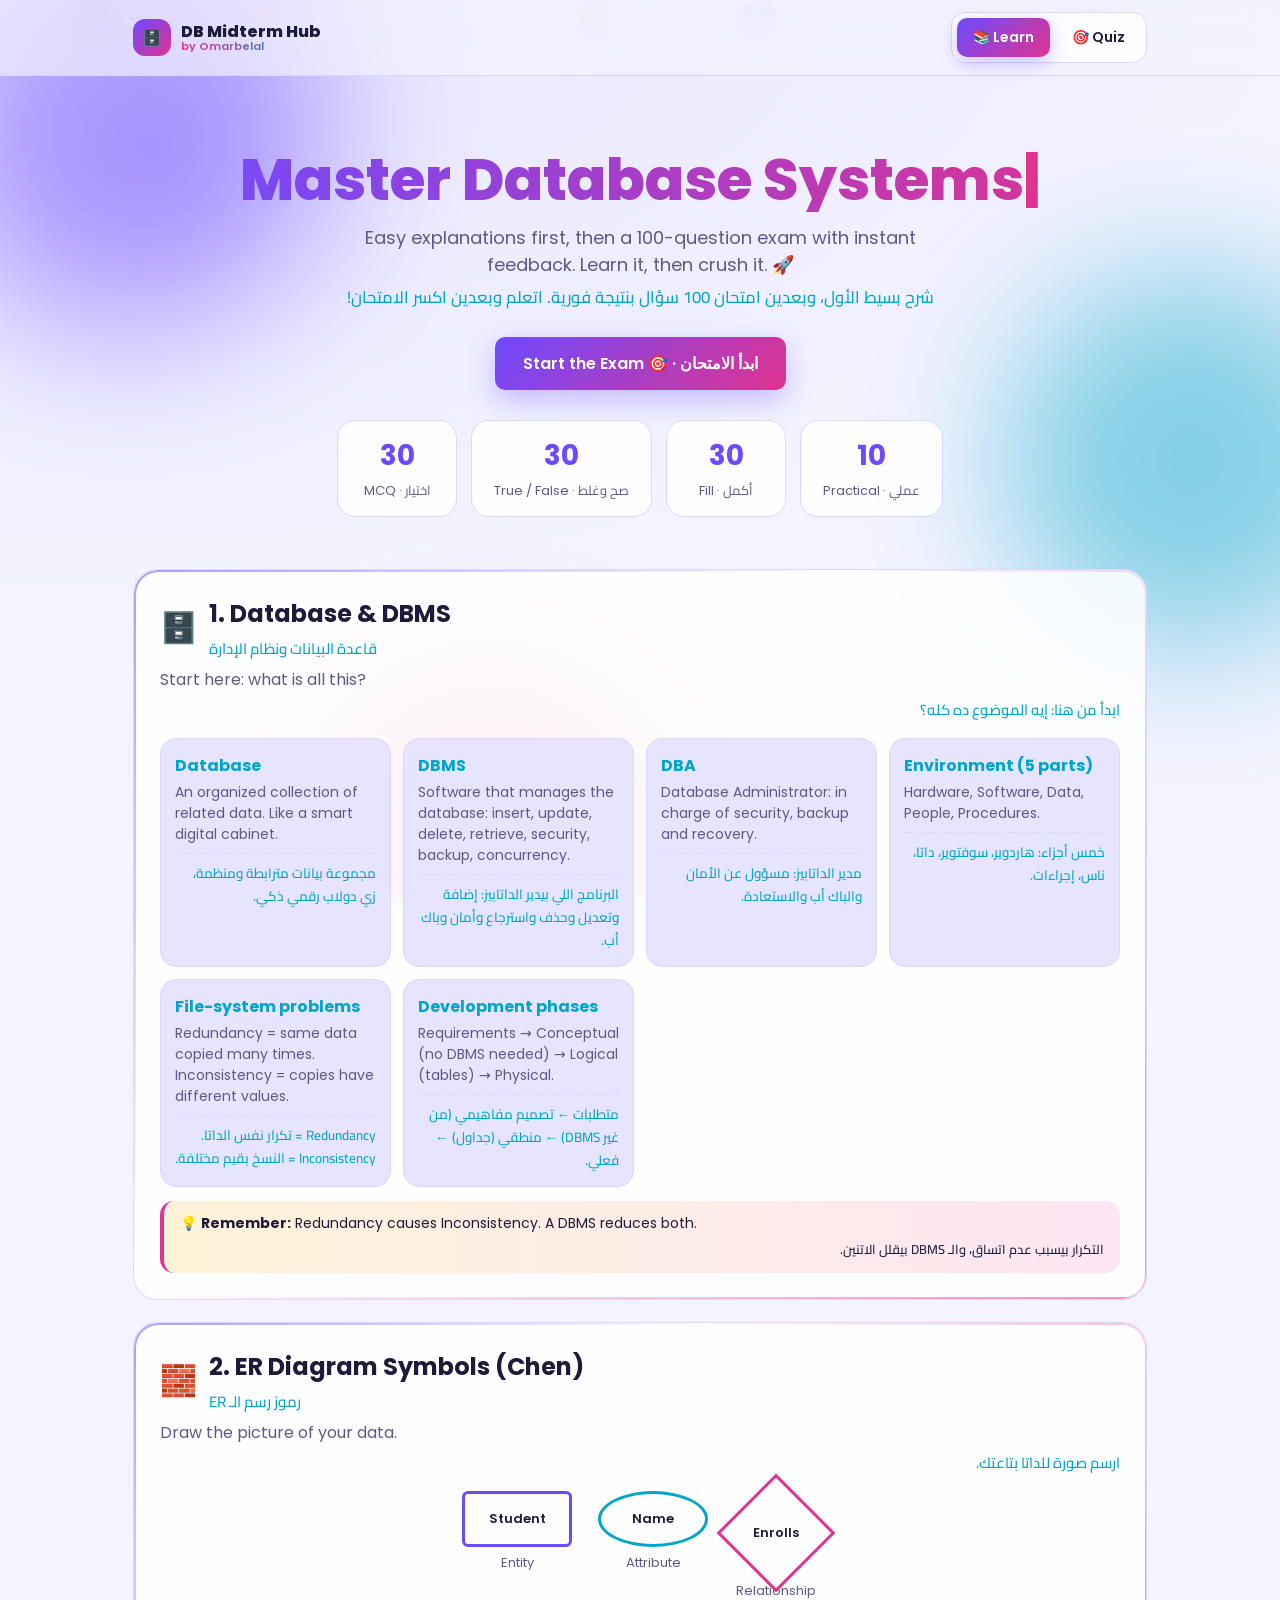
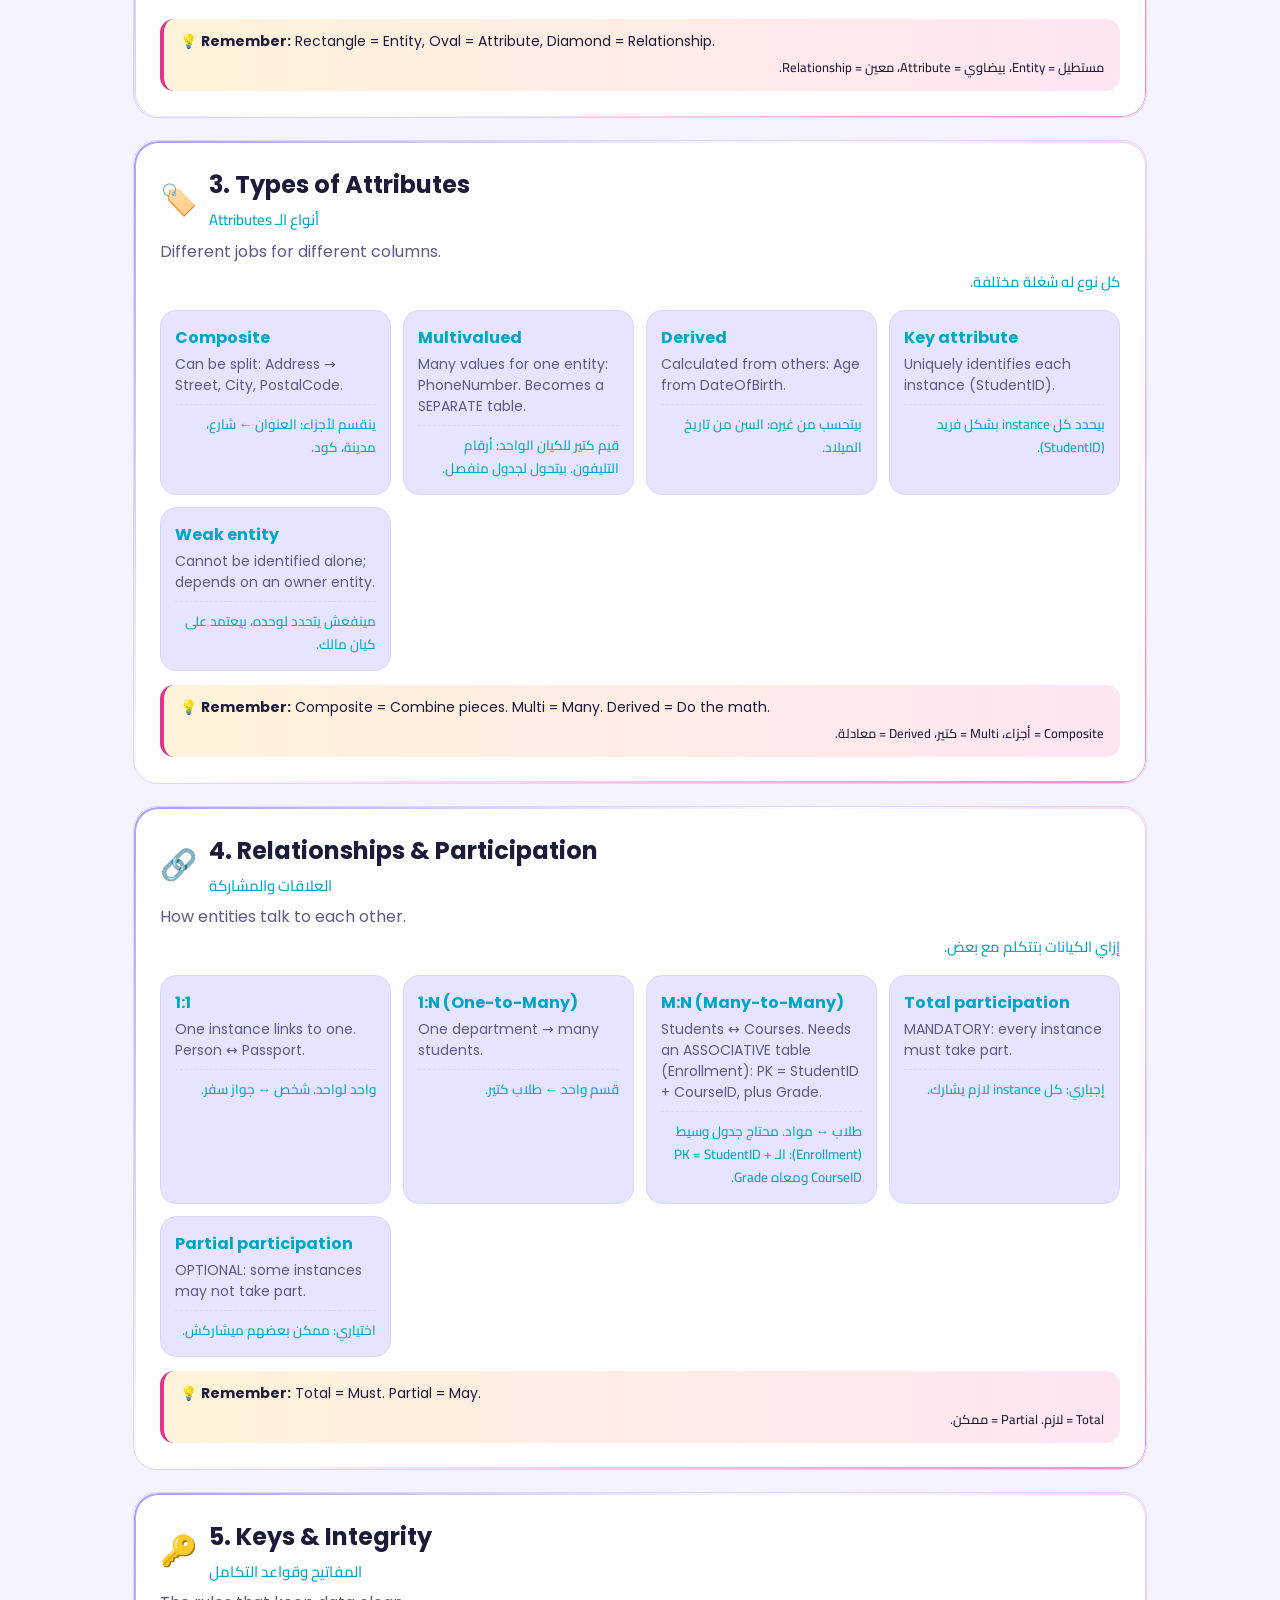
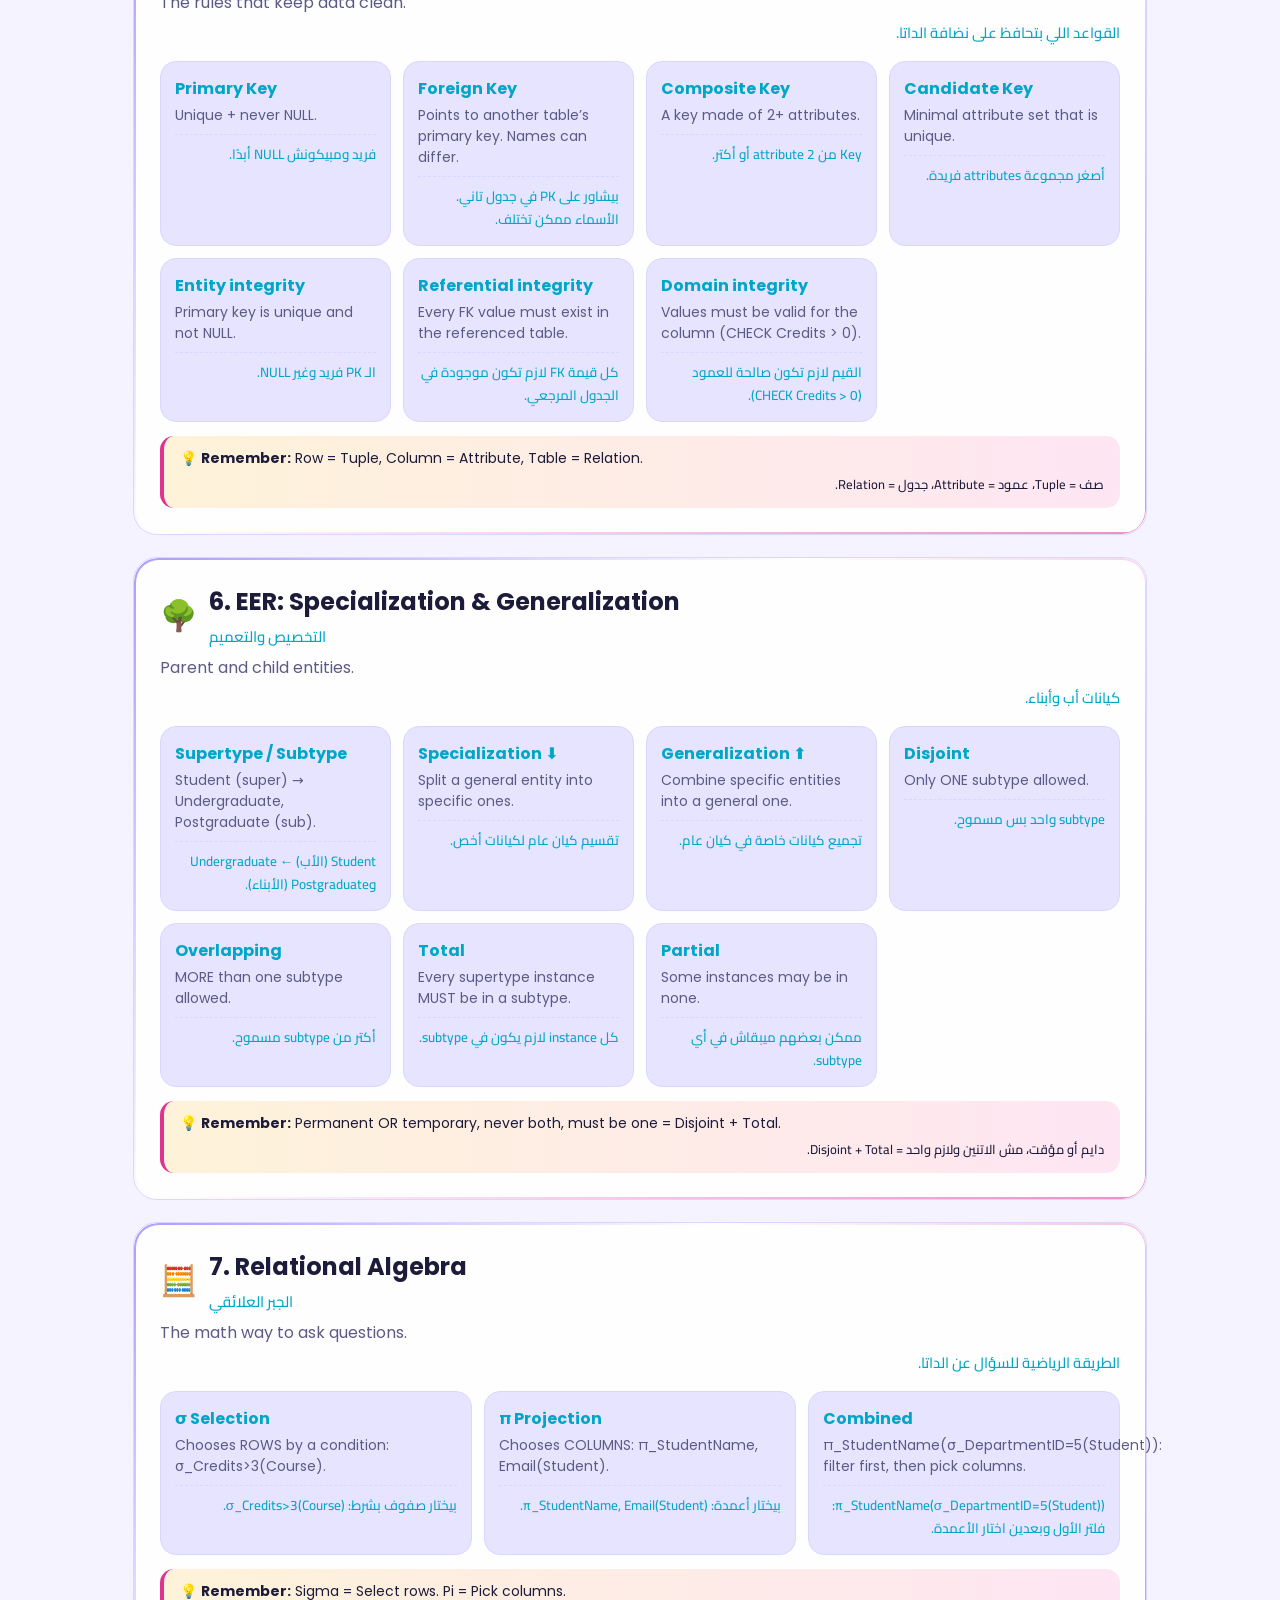
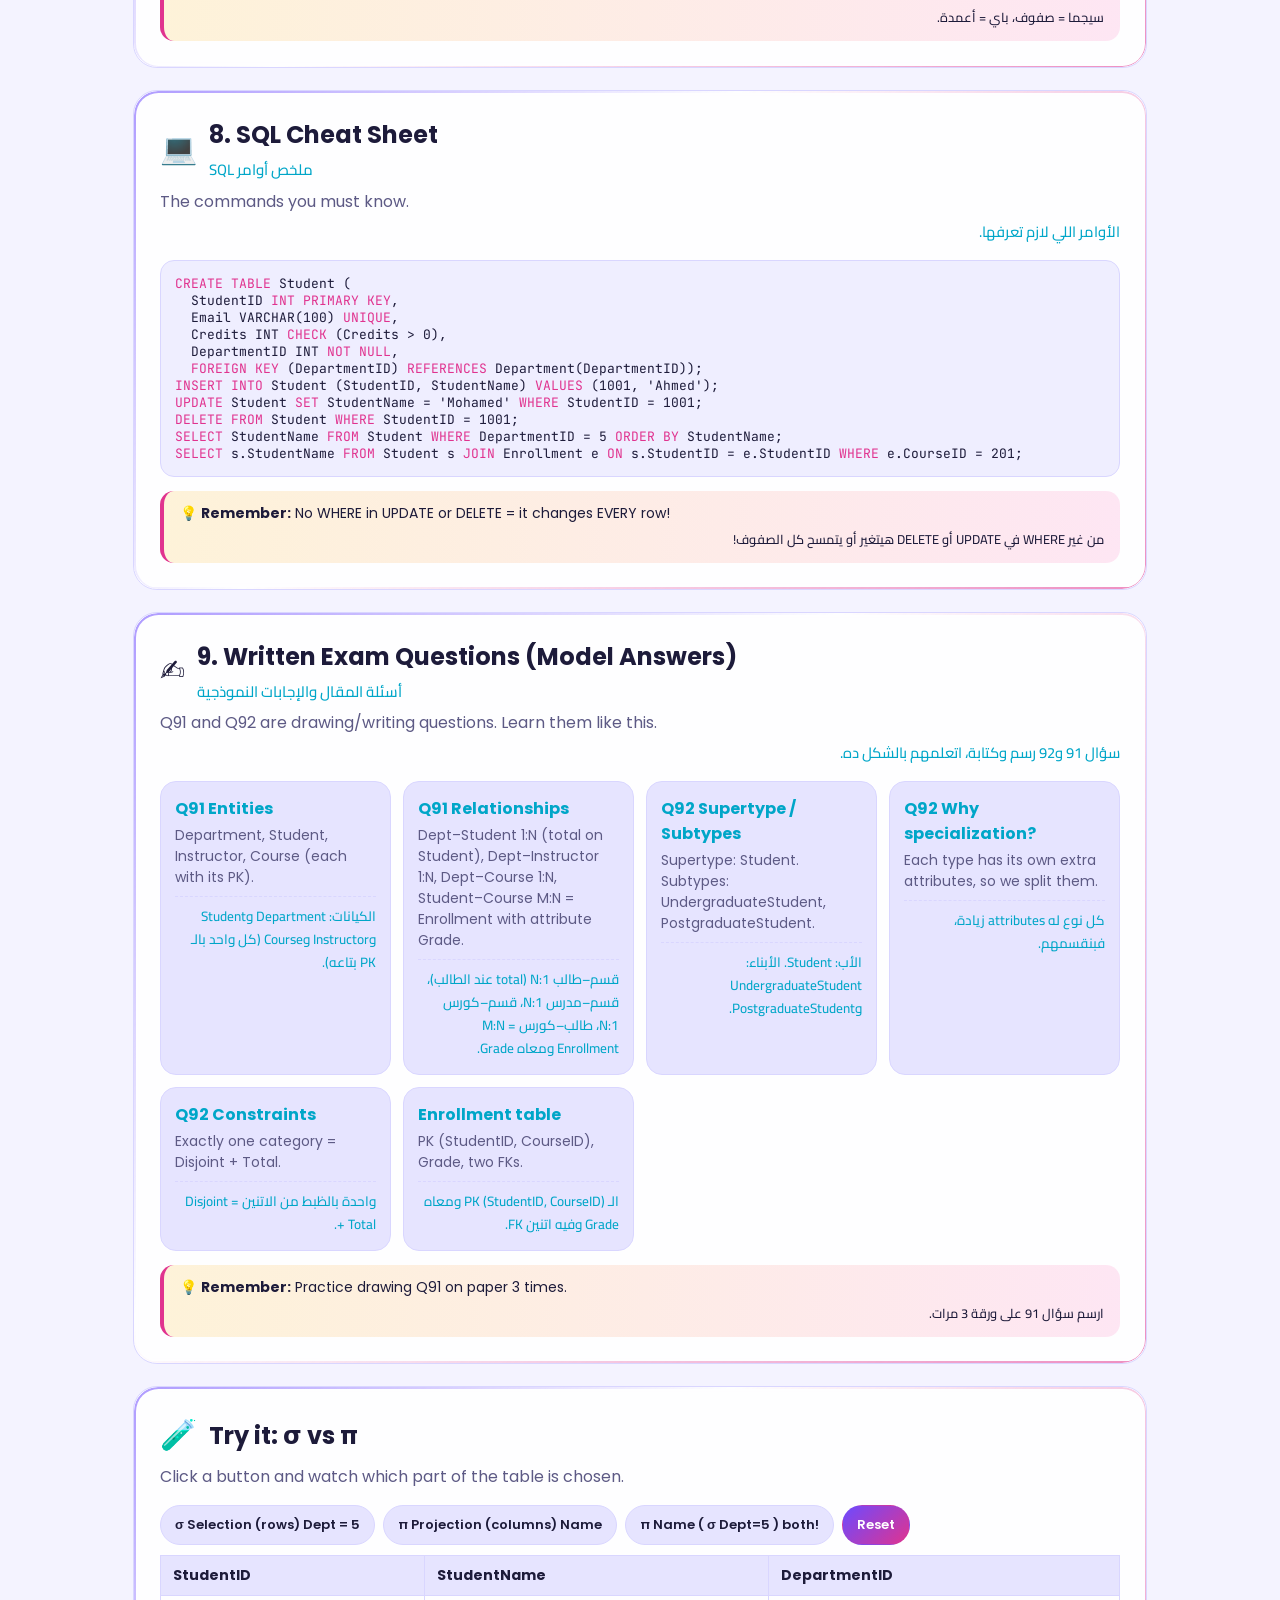
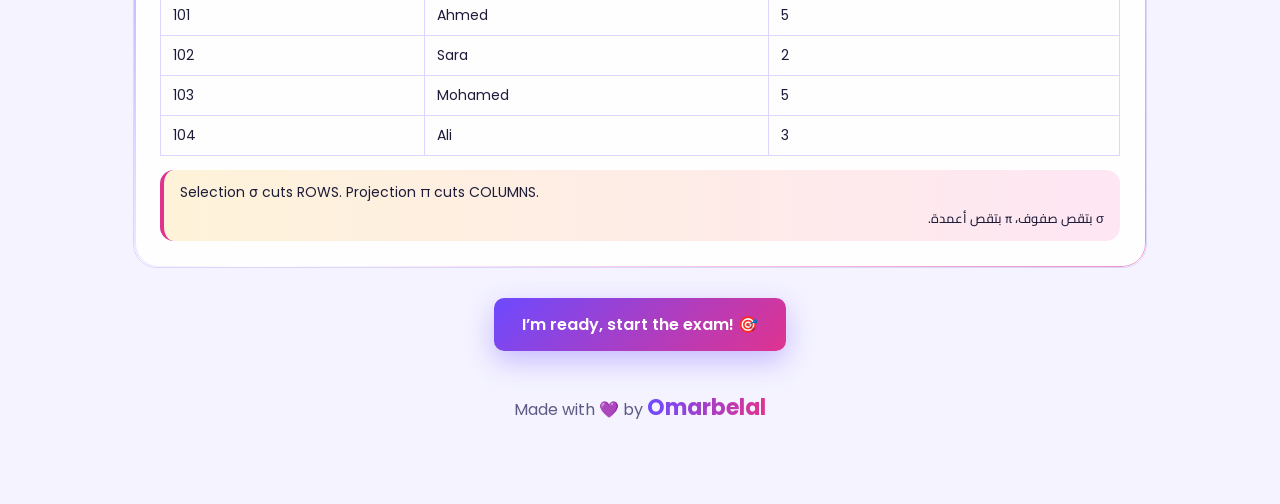
<file: index.html>
<!DOCTYPE html>
<html lang="en">
<head>
<meta charset="UTF-8">
<meta name="viewport" content="width=device-width, initial-scale=1, viewport-fit=cover">
<title>DB Systems Midterm Hub</title>
<link rel="preconnect" href="https://fonts.googleapis.com">
<link rel="stylesheet" href="https://fonts.googleapis.com/css2?family=Cairo:wght@500;700&family=Poppins:wght@400;600;800&family=JetBrains+Mono:wght@500&display=swap">
<style>
:root{--bg:#f4f3ff;--bg2:#e6e4ff;--card:#ffffffd9;--tx:#1d1b3a;--mu:#5d5a85;--bd:#d9d6ff;--p:#6d4aff;--c:#00a6c8;--k:#e0338f;--ok:#12a150;--bad:#e5384c;--code:#efeeff;box-sizing:border-box;padding-top:env(safe-area-inset-top,0px);padding-bottom:env(safe-area-inset-bottom,0px)}
@media (prefers-color-scheme:dark){:root:not([data-theme="light"]){--bg:#0c0a1f;--bg2:#17133a;--card:#1b1740cc;--tx:#f1efff;--mu:#a9a5d6;--bd:#322c72;--p:#8b6cff;--c:#27d3f5;--k:#ff5fb2;--ok:#2ee283;--bad:#ff5468;--code:#120f2e;color-scheme:dark}}
:root[data-theme="dark"]{--bg:#0c0a1f;--bg2:#17133a;--card:#1b1740cc;--tx:#f1efff;--mu:#a9a5d6;--bd:#322c72;--p:#8b6cff;--c:#27d3f5;--k:#ff5fb2;--ok:#2ee283;--bad:#ff5468;--code:#120f2e;color-scheme:dark}
*{box-sizing:border-box}html{height:100%;scroll-padding-top:90px;scroll-behavior:smooth}
body{margin:0;min-height:100%;background:var(--bg);color:var(--tx);font-family:'Poppins',system-ui,'Segoe UI',sans-serif;overflow-x:hidden}
.bg{position:fixed;inset:0;z-index:-1;overflow:hidden;background:radial-gradient(1200px 700px at 10% -10%,var(--bg2),transparent),var(--bg)}
.blob{position:absolute;border-radius:50%;filter:blur(70px);opacity:.45;animation:float 16s ease-in-out infinite}
.b1{width:420px;height:420px;background:var(--p);top:-80px;left:-80px}.b2{width:380px;height:380px;background:var(--c);right:-100px;top:30%;animation-delay:-5s}.b3{width:340px;height:340px;background:var(--k);left:25%;bottom:-120px;animation-delay:-9s}
@keyframes float{50%{transform:translate(60px,-50px) scale(1.15)}}
.fl{position:absolute;font-size:28px;opacity:.18;animation:rise 18s linear infinite}
@keyframes rise{from{transform:translateY(110vh) rotate(0)}to{transform:translateY(-20vh) rotate(360deg)}}
header{position:sticky;top:0;z-index:20;backdrop-filter:blur(14px);background:color-mix(in srgb,var(--bg) 70%,transparent);border-bottom:1px solid var(--bd);padding-top:env(safe-area-inset-top,0px)}
.hin{max-width:1050px;margin:auto;display:flex;align-items:center;justify-content:space-between;padding:12px 18px;gap:10px}
.logo{font-weight:800;display:flex;gap:10px;align-items:center}.logo i{font-style:normal;background:linear-gradient(135deg,var(--p),var(--k));padding:6px 9px;border-radius:12px;animation:pulse 2.5s infinite}
@keyframes pulse{50%{transform:scale(1.12) rotate(-6deg)}}
nav{display:flex;gap:6px;background:var(--card);padding:5px;border-radius:14px;border:1px solid var(--bd)}
nav button,.btn{font:600 14px Poppins,sans-serif;border:0;cursor:pointer;border-radius:10px;padding:9px 16px;color:var(--tx);background:transparent;transition:.25s}
nav button.on{background:linear-gradient(135deg,var(--p),var(--k));color:#fff;box-shadow:0 6px 18px #6d4aff55}
main{max-width:1050px;margin:auto;padding:22px 18px 80px}
.hero{text-align:center;padding:50px 10px 30px}
.hero h1{font-size:clamp(32px,6vw,58px);margin:0 0 12px;font-weight:800;line-height:1.1;background:linear-gradient(90deg,var(--p),var(--k),var(--c),var(--p));background-size:300% 100%;-webkit-background-clip:text;background-clip:text;color:transparent;animation:grad 6s linear infinite}
@keyframes grad{to{background-position:300% 0}}
.hero p{color:var(--mu);font-size:18px;max-width:640px;margin:0 auto 26px}
.btn{background:linear-gradient(135deg,var(--p),var(--k));color:#fff;padding:14px 28px;font-size:16px;box-shadow:0 10px 28px #6d4aff55;display:inline-block}
.btn:hover{transform:translateY(-3px) scale(1.04)}.btn.ghost{background:var(--card);color:var(--tx);border:1px solid var(--bd);box-shadow:none}
.stats{display:flex;gap:14px;justify-content:center;flex-wrap:wrap;margin-top:30px}
.stat{background:var(--card);border:1px solid var(--bd);border-radius:18px;padding:14px 22px;min-width:120px;animation:pop .6s both}
.stat b{font-size:28px;display:block;color:var(--p)}.stat span{color:var(--mu);font-size:13px}
@keyframes pop{from{opacity:0;transform:scale(.6) translateY(20px)}}
.sec{background:var(--card);border:1px solid var(--bd);border-radius:24px;padding:26px;margin:22px 0;backdrop-filter:blur(8px);opacity:0;transform:translateY(40px);transition:.7s cubic-bezier(.2,.8,.2,1)}
.sec.in{opacity:1;transform:none}
.sec:hover{border-color:var(--p);box-shadow:0 14px 40px #6d4aff22}
.sec h2{margin:0 0 6px;font-size:24px;display:flex;gap:12px;align-items:center}.sec h2 .n{font-size:30px;animation:bob 3s ease-in-out infinite}
@keyframes bob{50%{transform:translateY(-6px) rotate(8deg)}}
.sec .lead{color:var(--mu);margin:0 0 16px}
.grid{display:grid;grid-template-columns:repeat(auto-fit,minmax(230px,1fr));gap:12px}
.it{background:var(--bg2);border:1px solid var(--bd);border-radius:16px;padding:14px;transition:.3s}
.it:hover{transform:translateY(-5px) rotate(-.6deg);border-color:var(--c)}
.it h4{margin:0 0 4px;color:var(--c)}.it p{margin:0;font-size:14px;color:var(--mu)}
.tip{margin-top:14px;padding:12px 16px;border-radius:14px;background:linear-gradient(90deg,#ffb30026,#ff5fb226);border-left:4px solid var(--k);font-size:14px}
.shapes{display:flex;gap:26px;justify-content:center;flex-wrap:wrap;margin:10px 0 18px}
.sh{text-align:center;font-size:13px;color:var(--mu)}.sh div{display:grid;place-items:center;font-weight:600;color:var(--tx);margin-bottom:6px;animation:bob 3s ease-in-out infinite}
.rect{width:110px;height:56px;border:3px solid var(--p);border-radius:6px}.oval{width:110px;height:56px;border:3px solid var(--c);border-radius:50%}
.dia{width:84px;height:84px;border:3px solid var(--k);transform:rotate(45deg)}.dia span{transform:rotate(-45deg)}
table.t{border-collapse:collapse;width:100%;font-size:14px;margin:10px 0}
.t th,.t td{padding:9px 12px;border:1px solid var(--bd);text-align:left;transition:.4s}
.t th{background:var(--bg2)}.t .dim{opacity:.18;filter:blur(1px)}.t .hl{background:#6d4aff33}
.chips{display:flex;gap:8px;flex-wrap:wrap}
.chip{border:1px solid var(--bd);background:var(--bg2);color:var(--tx);padding:9px 14px;border-radius:999px;cursor:pointer;font:600 13px Poppins,sans-serif;transition:.25s}
.chip:hover{transform:translateY(-3px)}.chip.on{background:linear-gradient(135deg,var(--p),var(--k));color:#fff;border-color:transparent}
pre,code,.mono{font-family:'JetBrains Mono',ui-monospace,Consolas,monospace}
pre{background:var(--code);border:1px solid var(--bd);border-radius:14px;padding:14px;overflow-x:auto;font-size:13px;margin:10px 0}
.kw{color:var(--k)}.qs{max-width:760px;margin:30px auto}
.panel{background:var(--card);border:1px solid var(--bd);border-radius:26px;padding:28px;backdrop-filter:blur(10px)}
.top{display:flex;justify-content:space-between;align-items:center;margin-bottom:14px;font-size:14px;color:var(--mu);gap:10px;flex-wrap:wrap}
.bar{height:10px;background:var(--bg2);border-radius:99px;overflow:hidden;margin-bottom:20px}.bar i{display:block;height:100%;width:0;background:linear-gradient(90deg,var(--p),var(--k),var(--c));transition:width .6s cubic-bezier(.2,.8,.2,1);border-radius:99px}
.qc{animation:slide .5s both}@keyframes slide{from{opacity:0;transform:translateX(60px) scale(.96)}}
.qc h3{font-size:21px;line-height:1.4;margin:0 0 18px}.badge{display:inline-block;background:var(--bg2);border:1px solid var(--bd);color:var(--c);border-radius:99px;padding:3px 12px;font-size:12px;font-weight:600;margin-bottom:10px}
.opt{display:flex;gap:12px;align-items:center;width:100%;text-align:left;margin:10px 0;padding:15px 18px;border-radius:16px;border:2px solid var(--bd);background:var(--bg2);color:var(--tx);font:500 15px Poppins,sans-serif;cursor:pointer;transition:.25s;animation:slide .5s both;position:relative;overflow:hidden}
.opt.code{font-family:'JetBrains Mono',monospace;font-size:12.5px;word-break:break-word}
.opt:hover:not(:disabled){transform:translateX(8px);border-color:var(--p);box-shadow:0 8px 24px #6d4aff33}
.opt .k{flex:none;width:30px;height:30px;border-radius:10px;display:grid;place-items:center;background:var(--p);color:#fff;font-weight:700;font-size:13px}
.opt.ok{border-color:var(--ok);background:color-mix(in srgb,var(--ok) 20%,var(--bg2));animation:glow .8s}
.opt.bad{border-color:var(--bad);background:color-mix(in srgb,var(--bad) 20%,var(--bg2));animation:shake .5s}
.opt.ok .k{background:var(--ok)}.opt.bad .k{background:var(--bad)}.opt:disabled{cursor:default;color:var(--tx)}
@keyframes glow{0%{box-shadow:0 0 0 0 var(--ok)}50%{transform:scale(1.04)}100%{box-shadow:0 0 0 24px transparent}}
@keyframes shake{20%,60%{transform:translateX(-12px)}40%,80%{transform:translateX(12px)}}
.ex{margin-top:16px;border-radius:16px;padding:16px;animation:drop .5s both;font-size:15px}
.ex.ok{background:color-mix(in srgb,var(--ok) 14%,transparent);border:1px solid var(--ok)}.ex.bad{background:color-mix(in srgb,var(--bad) 14%,transparent);border:1px solid var(--bad)}
.ex b.h{display:block;font-size:17px;margin-bottom:4px}
@keyframes drop{from{opacity:0;transform:translateY(-16px)}}
.streak{background:linear-gradient(135deg,#ff9a00,#ff3d6e);color:#fff;border-radius:99px;padding:3px 12px;font-weight:700;animation:pop .4s both}
.res{text-align:center}.ring{width:200px;height:200px;margin:10px auto;position:relative}
.ring svg{transform:rotate(-90deg)}.ring circle{fill:none;stroke-width:14;stroke-linecap:round}
.ring .tr{stroke:var(--bg2)}.ring .pr{stroke:url(#g);stroke-dasharray:502;stroke-dashoffset:502;transition:stroke-dashoffset 1.6s cubic-bezier(.2,.8,.2,1)}
.ring b{position:absolute;inset:0;display:grid;place-items:center;font-size:44px}
.wl{text-align:left;margin-top:14px;max-height:260px;overflow:auto}.wl div{padding:10px 12px;border-bottom:1px solid var(--bd);font-size:14px}
canvas#cf{position:fixed;inset:0;pointer-events:none;z-index:50}
.hide{display:none!important}
@media (prefers-reduced-motion:reduce){*{animation-duration:.01s!important;transition-duration:.01s!important}}

body{font-family:'Poppins','Cairo',system-ui,sans-serif}
.ar{display:block;direction:rtl;text-align:right;font-family:Cairo,Tahoma,sans-serif;color:var(--c);font-weight:500;font-size:.92em;margin-top:5px;line-height:1.7;animation:fade .8s both}
.res .ar,.hero .ar,.sec h2 .ar{text-align:center}.sec h2 .ar{text-align:left;direction:rtl;font-size:15px}
.top .ar{display:inline;margin:0 8px;font-size:12px}small.ar{font-size:12px}
@keyframes fade{from{opacity:0;transform:translateY(6px)}}
.qa{font-size:17px;margin:-8px 0 16px;padding:10px 14px;border-radius:12px;background:linear-gradient(270deg,#27d3f51f,transparent);border-right:4px solid var(--c)}
.ex .ar{margin-top:8px;padding-top:8px;border-top:1px dashed var(--bd);color:var(--tx)}.ex b.h .ar{border:0;padding:0;color:var(--mu);font-size:13px}
.it .ar{padding-top:8px;margin-top:8px;border-top:1px dashed var(--bd);font-size:13.5px}.tip .ar{color:var(--tx)}
.sec.in .it{animation:pop .6s var(--d) both}
.glow{position:fixed;left:0;top:0;width:300px;height:300px;border-radius:50%;background:radial-gradient(circle,#8b6cff40,transparent 70%);pointer-events:none;z-index:0;transition:transform .15s ease-out}
.by{display:block;font-size:11px;font-weight:600;background:linear-gradient(90deg,var(--k),var(--c),var(--k));background-size:200%;-webkit-background-clip:text;background-clip:text;color:transparent;animation:grad 3s linear infinite}
.logo span{line-height:1.1}.hero h1::after{content:'|';-webkit-text-fill-color:var(--k);animation:bl 1s steps(1) infinite}@keyframes bl{50%{opacity:0}}
.btn{position:relative;overflow:hidden}.btn::after{content:'';position:absolute;inset:0;background:linear-gradient(110deg,transparent 30%,#fff5 50%,transparent 70%);transform:translateX(-120%);animation:sh 3s infinite}@keyframes sh{to{transform:translateX(120%)}}
.sec{position:relative}.sec::before{content:'';position:absolute;inset:0;border-radius:24px;padding:1.5px;background:linear-gradient(135deg,var(--p),transparent 40%,var(--k));-webkit-mask:linear-gradient(#000 0 0) content-box,linear-gradient(#000 0 0);-webkit-mask-composite:xor;mask-composite:exclude;opacity:.55;pointer-events:none}
.panel{position:relative;box-shadow:0 30px 80px #6d4aff22}.panel::before{content:'';position:absolute;inset:-2px;border-radius:28px;background:conic-gradient(from 0deg,var(--p),var(--c),var(--k),var(--p));z-index:-1;filter:blur(18px);opacity:.35;animation:spin 8s linear infinite}@keyframes spin{to{transform:rotate(360deg)}}
.cm{display:flex;align-items:center;gap:8px}.cx{font-weight:800;font-size:18px;background:var(--bg2);padding:2px 10px;border-radius:10px;border:1px solid var(--bd)}.cx.hot{background:linear-gradient(135deg,#ff9a00,#ff3d6e);color:#fff;animation:pulse .8s infinite;border:0}
.cs{display:flex;gap:4px}.cs i{width:22px;height:8px;border-radius:9px;background:var(--bd);transition:.4s}.cs i.f{background:linear-gradient(90deg,#ff9a00,#ff3d6e);box-shadow:0 0 12px #ff3d6e}.cn{font-weight:700}
.bump{display:inline-block;animation:bumpa .4s}@keyframes bumpa{50%{transform:scale(1.6);color:var(--k)}}
.fp{position:fixed;z-index:60;pointer-events:none;font-weight:800;transform:translate(-50%,0);animation:fup 1.3s ease-out forwards;white-space:nowrap}
.fp.g{color:var(--ok);font-size:24px}.fp.cb{font-size:38px;background:linear-gradient(90deg,#ff9a00,#ff3d6e);-webkit-background-clip:text;background-clip:text;color:transparent;animation:cbm 1.3s ease-out forwards}.fp.mu{font-size:24px;color:var(--c)}.fp.lo{font-size:26px;color:var(--bad)}
@keyframes fup{to{transform:translate(-50%,-80px);opacity:0}}@keyframes cbm{0%{transform:translate(-50%,0) scale(.3);opacity:0}25%{transform:translate(-50%,-10px) scale(1.25);opacity:1}100%{transform:translate(-50%,-90px) scale(1);opacity:0}}
.ft{text-align:center;margin-top:40px;color:var(--mu)}.cr{font-size:22px;background:linear-gradient(90deg,var(--p),var(--k),var(--c),var(--p));background-size:300%;-webkit-background-clip:text;background-clip:text;color:transparent;animation:grad 4s linear infinite}
</style>
</head>
<body>
<div class="bg"><div class="blob b1"></div><div class="blob b2"></div><div class="blob b3"></div><div id="fls"></div></div>
<canvas id="cf"></canvas>
<header><div class="hin"><div class="logo"><i>🗄️</i><span>DB Midterm Hub<small class="by">by Omarbelal</small></span></div>
<nav><button id="tL" class="on">📚 Learn</button><button id="tQ">🎯 Quiz</button></nav></div></header>
<main>
<div id="learn">
<section class="hero"><h1>Master Database Systems</h1><p>Easy explanations first, then a 100-question exam with instant feedback. Learn it, then crush it. 🚀<span class="ar">شرح بسيط الأول، وبعدين امتحان 100 سؤال بنتيجة فورية. اتعلم وبعدين اكسر الامتحان!</span></p>
<button class="btn" id="go">Start the Exam 🎯 · ابدأ الامتحان</button>
<div class="stats"><div class="stat"><b data-n="30">0</b><span>MCQ · اختيار</span></div><div class="stat"><b data-n="30">0</b><span>True / False · صح وغلط</span></div><div class="stat"><b data-n="30">0</b><span>Fill · أكمل</span></div><div class="stat"><b data-n="10">0</b><span>Practical · عملي</span></div></div></section>
<div id="cards"></div>
<div class="sec"><h2><span class="n">🧪</span>Try it: σ vs π</h2><p class="lead">Click a button and watch which part of the table is chosen.</p>
<div class="chips" id="dm"><button class="chip" data-m="s">σ Selection (rows) Dept = 5</button><button class="chip" data-m="p">π Projection (columns) Name</button><button class="chip" data-m="b">π Name ( σ Dept=5 ) both!</button><button class="chip on" data-m="r">Reset</button></div>
<table class="t" id="dt"><thead><tr><th>StudentID</th><th>StudentName</th><th>DepartmentID</th></tr></thead><tbody>
<tr><td>101</td><td>Ahmed</td><td>5</td></tr><tr><td>102</td><td>Sara</td><td>2</td></tr><tr><td>103</td><td>Mohamed</td><td>5</td></tr><tr><td>104</td><td>Ali</td><td>3</td></tr></tbody></table>
<div class="tip" id="dtip">Selection σ cuts ROWS. Projection π cuts COLUMNS.<span class="ar">σ بتقص صفوف، π بتقص أعمدة.</span></div></div>
<div style="text-align:center;margin:30px"><button class="btn" id="go2">I’m ready, start the exam! 🎯</button></div>
</div>

<div id="quiz" class="hide"><div class="qs"><div class="panel" id="qp"></div></div></div>
<footer class="ft">Made with 💜 by <b class="cr">Omarbelal</b></footer></main>
<script>
const Q=[{"id":1,"c":"mcq","t":"What is the main purpose of a database?","ar":"ما هو الغرض الرئيسي من قاعدة البيانات؟","o":["A. To execute operating-system commands.","B. To store and organize related data.","C. To design websites only.","D. To replace computer hardware."],"a":1,"e":"A database stores data in an organized way so it is easy to find and use.","ae":"الداتابيز بتخزّن البيانات المترابطة منظمة عشان تلاقيها وتستخدمها بسهولة."},{"id":2,"c":"mcq","t":"Which of the following is a common problem with traditional file systems?","ar":"أي مما يلي يُعد مشكلة شائعة في أنظمة الملفات التقليدية؟","o":["A. Data redundancy.","B. Data consistency in all files.","C. Automatic security management.","D. Automatic relationship management."],"a":0,"e":"Old file systems copy the same data in many files, so redundancy is their classic problem.","ae":"أنظمة الملفات القديمة بتكرر نفس البيانات في ملفات كتير، فمشكلتها المشهورة هي الـ Redundancy."},{"id":3,"c":"mcq","t":"What does DBMS stand for?","ar":"إلى ماذا يشير الاختصار DBMS؟","o":["A. Database Management System.","B. Data Backup Management Software.","C. Database Machine System.","D. Digital Base Management System."],"a":0,"e":"DBMS = Database Management System: the software that manages the database.","ae":"DBMS يعني نظام إدارة قواعد البيانات، البرنامج اللي بيدير الداتابيز."},{"id":4,"c":"mcq","t":"Who is responsible for managing database security, backup, and recovery?","ar":"من المسؤول عن إدارة أمان قاعدة البيانات والنسخ الاحتياطي والاستعادة؟","o":["A. End user.","B. Database Administrator (DBA).","C. Data-entry operator.","D. Application customer."],"a":1,"e":"The DBA is the ‘database manager’: he looks after security, backup and recovery.","ae":"الـ DBA هو مدير الداتابيز: مسؤول عن الأمان والباك أب والاستعادة."},{"id":5,"c":"mcq","t":"Which ER diagram symbol represents an entity in traditional Chen notation?","ar":"ما الرمز الذي يمثل الـ Entity في رسم Chen؟","o":["A. Oval.","B. Diamond.","C. Rectangle.","D. Triangle."],"a":2,"e":"Entity = Rectangle. Think: a thing in a box (Student).","ae":"الـ Entity = مستطيل. افتكر: حاجة جوه صندوق (Student)."},{"id":6,"c":"mcq","t":"Which ER diagram symbol represents a relationship?","ar":"ما الرمز الذي يمثل العلاقة (Relationship)؟","o":["A. Rectangle.","B. Diamond.","C. Oval.","D. Circle."],"a":1,"e":"Relationship = Diamond. It links entities together.","ae":"الـ Relationship = معين (Diamond). بيربط الكيانات ببعض."},{"id":7,"c":"mcq","t":"In the relational model, a row is called:","ar":"في النموذج العلائقي، يسمى الصف (Row):","o":["A. Attribute.","B. Relation.","C. Tuple.","D. Domain."],"a":2,"e":"Row = Tuple. Column = Attribute. A table is called a Relation.","ae":"الصف = Tuple، والعمود = Attribute، والجدول = Relation."},{"id":8,"c":"mcq","t":"Which of the following is a primary key property?","ar":"أي مما يلي من خصائص المفتاح الرئيسي (Primary Key)؟","o":["A. It can contain duplicate values.","B. It can contain NULL values.","C. It uniquely identifies each record.","D. It must contain text."],"a":2,"e":"A primary key must identify each record uniquely (no duplicates, no NULL).","ae":"الـ Primary Key لازم يحدد كل سجل بشكل فريد (مفيش تكرار ولا NULL)."},{"id":9,"c":"mcq","t":"Which SQL command is used to create a new table?","ar":"ما أمر SQL المستخدم لإنشاء جدول جديد؟","o":["A. INSERT.","B. SELECT.","C. CREATE.","D. UPDATE."],"a":2,"e":"CREATE TABLE builds a new table. INSERT adds rows, SELECT reads, UPDATE edits.","ae":"CREATE TABLE بتعمل جدول جديد. INSERT بتضيف، SELECT بتقرا، UPDATE بتعدّل."},{"id":10,"c":"mcq","t":"Which problem occurs when the same student's information is stored in multiple files and updated differently?","ar":"ما المشكلة الناتجة عن تحديث معلومات نفس الطالب بشكل مختلف في ملفات متعددة؟","o":["A. Data independence.","B. Data inconsistency.","C. Data abstraction.","D. Data normalization."],"a":1,"e":"Same data, different values in different places = Data Inconsistency.","ae":"نفس الداتا بقيم مختلفة في أماكن مختلفة = Data Inconsistency."},{"id":11,"c":"mcq","t":"Which of the following is NOT a typical DBMS function?","ar":"أي مما يلي ليس من وظائف الـ DBMS؟","o":["A. Data security.","B. Backup and recovery.","C. Concurrency control.","D. Manufacturing computer processors."],"a":3,"e":"A DBMS handles data, not hardware. Making CPUs is not its job.","ae":"الـ DBMS بيتعامل مع الداتا مش مع الهاردوير، تصنيع المعالجات مش شغله."},{"id":12,"c":"mcq","t":"Which of the following is considered part of the database system environment?","ar":"ما الذي يعتبر جزءاً من بيئة نظام قاعدة البيانات؟","o":["A. Hardware.","B. Software.","C. People and procedures.","D. All of the above."],"a":3,"e":"The environment has everything: hardware, software, data, people and procedures.","ae":"البيئة فيها كل حاجة: هاردوير وسوفتوير وداتا وناس وإجراءات، يعني All of the above."},{"id":13,"c":"mcq","t":"Which of the following is an advantage of using a DBMS?","ar":"ما ميزة استخدام نظام إدارة قواعد البيانات؟","o":["A. Increased uncontrolled data duplication.","B. Reduced data redundancy and improved consistency.","C. Elimination of all database security requirements.","D. Removal of the need for database design."],"a":1,"e":"A DBMS cuts duplicated data and keeps data consistent.","ae":"الـ DBMS بيقلل تكرار البيانات وبيحافظ على اتساقها."},{"id":14,"c":"mcq","t":"Which database development phase identifies user requirements and business rules?","ar":"أي مرحلة في تطوير قاعدة البيانات تحدد متطلبات المستخدم وقواعد العمل؟","o":["A. Database implementation.","B. Requirements collection and analysis.","C. Database backup.","D. Query execution."],"a":1,"e":"First phase = collect requirements and business rules from the users.","ae":"أول مرحلة: جمع المتطلبات وقواعد العمل من المستخدمين."},{"id":15,"c":"mcq","t":"An attribute that can be divided into smaller meaningful attributes is called:","ar":"الخاصية التي يمكن تقسيمها لصفات أصغر تسمى:","o":["A. Derived attribute.","B. Composite attribute.","C. Multivalued attribute.","D. Key attribute."],"a":1,"e":"Composite = can be split into smaller parts, like Name = First + Last.","ae":"Composite يعني ينقسم لأجزاء أصغر، زي الاسم = الأول + الأخير."},{"id":16,"c":"mcq","t":"Which of the following is an example of a composite attribute?","ar":"أي مما يلي مثال على Composite attribute؟","o":["A. StudentID.","B. Age.","C. Address (Street, City, PostalCode).","D. Email."],"a":2,"e":"Address splits into Street, City and PostalCode, so it is composite.","ae":"العنوان بينقسم لشارع ومدينة وكود بريدي، فهو Composite."},{"id":17,"c":"mcq","t":"A key consisting of two or more attributes is called:","ar":"المفتاح المكون من صفتين أو أكثر يسمى:","o":["A. Foreign key.","B. Composite key.","C. Derived key.","D. Partial attribute."],"a":1,"e":"A key made of 2+ attributes is a Composite key, e.g. (StudentID, CourseID).","ae":"الـ Key اللي فيه أكتر من attribute اسمه Composite key، زي (StudentID, CourseID)."},{"id":18,"c":"mcq","t":"A department has many students, but each student belongs to one department. This relationship is:","ar":"القسم يحتوي طلاب متعددين لكن الطالب يتبع قسماً واحداً. العلاقة من القسم للطلاب هي:","o":["A. One-to-one.","B. One-to-many.","C. Many-to-many.","D. Many-to-one from Department to Student."],"a":1,"e":"One department has many students, one student has one department: One-to-Many.","ae":"القسم فيه طلاب كتير والطالب في قسم واحد: One-to-Many."},{"id":19,"c":"mcq","t":"Which constraint specifies whether participation in a relationship is mandatory or optional?","ar":"أي قيد يحدد ما إذا كانت المشاركة إجبارية أو اختيارية؟","o":["A. Domain constraint.","B. Participation constraint.","C. Primary key constraint.","D. Unique constraint."],"a":1,"e":"Participation constraint says if taking part is mandatory (total) or optional (partial).","ae":"الـ Participation constraint بيحدد المشاركة إجبارية (total) ولا اختيارية (partial)."},{"id":20,"c":"mcq","t":"Which statement describes a weak entity?","ar":"ما العبارة الصحيحة التي تصف الكيان الضعيف (Weak Entity)؟","o":["A. An entity that has no attributes.","B. An entity that cannot be uniquely identified by its own attributes alone.","C. An entity that has no relationships.","D. An entity that always has multiple primary keys."],"a":1,"e":"A weak entity has no key of its own; it needs its owner entity to be identified.","ae":"الـ Weak entity مالوش key خاص بيه، بيعتمد على الـ Entity المالك عشان يتحدد."},{"id":21,"c":"mcq","t":"Which of the following is an example of a relational integrity constraint?","ar":"أي مما يلي يعتبر مثالاً على قيود السلامة العلائقية؟","o":["A. Entity integrity.","B. Referential integrity.","C. Domain integrity.","D. All of the above."],"a":3,"e":"Entity, referential and domain integrity are all integrity constraints, so ‘All of the above’.","ae":"Entity وReferential وDomain كلهم integrity constraints، يعني All of the above."},{"id":22,"c":"mcq","t":"Which of the following is the best example of a foreign key?","ar":"أي مما يلي أفضل مثال للمفتاح الأجنبي (Foreign Key)؟","o":["A. StudentID in the Student table as its primary key.","B. DepartmentID in the Student table referencing Department.","C. StudentName in the Student table.","D. CourseTitle in the Course table."],"a":1,"e":"A foreign key is a column that points to another table’s primary key: DepartmentID in Student.","ae":"الـ Foreign Key عمود بيشاور على Primary Key في جدول تاني: DepartmentID في Student."},{"id":23,"c":"mcq","t":"In EER modeling, specialization means:","ar":"في نمذجة EER، ماذا يعني التخصص (Specialization)؟","o":["A. Combining several entities into one general entity.","B. Dividing a general entity into more specific sub-entities.","C. Removing all relationships.","D. Converting attributes into tables."],"a":1,"e":"Specialization = go DOWN: split a general entity into specific sub-entities.","ae":"Specialization = نازل لتحت: بتقسم Entity عام لأنواع أخص."},{"id":24,"c":"mcq","t":"Which relational algebra operator retrieves selected columns from a relation?","ar":"أي معامل جبر علائقي يسترجع أعمدة محددة فقط؟","o":["A. Selection (σ).","B. Projection (π).","C. Cartesian product (×).","D. Union (∪)."],"a":1,"e":"Projection (π) picks columns. Selection (σ) picks rows.","ae":"Projection (π) بيختار أعمدة. Selection (σ) بيختار صفوف."},{"id":25,"c":"mcq","t":"Table repeating Dept & Student info every time a student enrolls in a course. What is the design problem?","ar":"جدول يكرر معلومات الطالب والقسم عند تسجيل كل مادة. ما مشكلة التصميم؟","o":["A. Lack of attributes.","B. Data redundancy and possible update anomalies.","C. Too many foreign keys.","D. Lack of database users."],"a":1,"e":"The same student and department data is repeated again and again: redundancy and update anomalies.","ae":"بيانات الطالب والقسم بتتكرر كل مرة: Redundancy ومشاكل في التعديل (Update anomalies)."},{"id":26,"c":"mcq","t":"University requires every student to belong to exactly one department. Best ER representation?","ar":"كل طالب يجب أن ينتمي لقسم واحد فقط. أفضل تمثيل؟","o":["A. Student and Department have an M:N relationship.","B. Department and Student have a 1:N relationship, with mandatory participation from Student.","C. Student and Department have a 1:1 relationship.","D. Student and Department have no relationship."],"a":1,"e":"One department has many students (1:N), and every student MUST have one department (total participation).","ae":"القسم فيه طلاب كتير (1:N) وكل طالب لازم يكون في قسم (Total participation)."},{"id":27,"c":"mcq","t":"Employee must be either permanent or temporary, but cannot belong to both. Which specialization constraint?","ar":"الموظف إما دائم أو مؤقت ولا يمكن أن يكون الاثنين معاً وكل موظف يجب أن يختار. القيد المناسب؟","o":["A. Overlapping and partial.","B. Disjoint and total.","C. Overlapping and total.","D. Disjoint and partial."],"a":1,"e":"‘Cannot be both’ = Disjoint. ‘Must be one of them’ = Total.","ae":"'مينفعش الاتنين' = Disjoint. 'لازم واحد منهم' = Total."},{"id":28,"c":"mcq","t":"Student has multivalued attribute PhoneNumber. What is the best relational mapping?","ar":"الطالب لديه صفة متعددة القيم (رقم الهاتف). كيف نحولها لجداول علائقية؟","o":["A. Store all phone numbers in one comma-separated column.","B. Create a separate StudentPhone table containing StudentID and PhoneNumber.","C. Create a new Student table for each phone number.","D. Remove StudentID."],"a":1,"e":"A multivalued attribute becomes its own table linked to the student by StudentID.","ae":"الـ Multivalued attribute بيتحول لجدول لوحده مربوط بالطالب بـ StudentID."},{"id":29,"c":"mcq","t":"A student can register for a maximum of 5 courses. Which statement is correct?","ar":"الطالب يسجل 5 مواد كحد أقصى. العبارة الصحيحة؟","o":["A. A simple primary key automatically enforces this rule.","B. A foreign key automatically enforces this rule.","C. This business rule may require a trigger, application logic, or transaction-based validation.","D. A unique constraint on StudentName is sufficient."],"a":2,"e":"Keys cannot count rows per student. You need a trigger or application logic for this rule.","ae":"الـ Keys مش بتعد عدد المواد. القاعدة دي محتاجة Trigger أو كود في التطبيق."},{"id":30,"c":"mcq","t":"What does π_StudentName(σ_DepartmentID=10(Student)) return?","ar":"ما الناتج من عملية الجبر العلائقي المذكورة؟","o":["A. All students from all departments.","B. The names of students belonging to department 10.","C. The department names of all students.","D. All columns for students in department 10."],"a":1,"e":"σ picks department 10 rows first, then π keeps only the StudentName column.","ae":"σ بيجيب صفوف القسم 10 الأول، وبعدين π بيخلي عمود StudentName بس."},{"id":31,"c":"tf","t":"A database is an organized collection of related data.","ar":"قاعدة البيانات هي مجموعة منظمة من البيانات المترابطة.","o":["True","False"],"a":0,"e":"True. This is the basic definition of a database.","ae":"صح. ده التعريف الأساسي للداتابيز."},{"id":32,"c":"tf","t":"Traditional file systems can suffer from data redundancy.","ar":"أنظمة الملفات التقليدية تعاني من تكرار البيانات.","o":["True","False"],"a":0,"e":"True. Many separate files means the same data gets copied (redundancy).","ae":"صح. ملفات كتير يعني تكرار نفس الداتا (Redundancy)."},{"id":33,"c":"tf","t":"A DBMS helps users retrieve, insert, update, and delete data.","ar":"يساعد DBMS المستخدمين على استرجاع وإدخال وتحديث وحذف البيانات.","o":["True","False"],"a":0,"e":"True. A DBMS does all four: retrieve, insert, update, delete.","ae":"صح. الـ DBMS بيعمل الأربعة: retrieve وinsert وupdate وdelete."},{"id":34,"c":"tf","t":"A DBA is responsible for managing database security and backup.","ar":"الـ DBA مسؤول عن إدارة أمن قاعدة البيانات والنسخ الاحتياطي.","o":["True","False"],"a":0,"e":"True. The DBA manages security and backup.","ae":"صح. الـ DBA مسؤول عن الأمان والباك أب."},{"id":35,"c":"tf","t":"In Chen ER notation, an attribute is represented by an oval.","ar":"في رسم Chen، يمثل الشكل البيضاوي الخاصية (Attribute).","o":["True","False"],"a":0,"e":"True. In Chen notation attributes are ovals.","ae":"صح. في Chen الـ Attribute بيتمثل بشكل بيضاوي (Oval)."},{"id":36,"c":"tf","t":"A primary key can contain duplicate values.","ar":"المفتاح الرئيسي يمكن أن يحتوي على قيم مكررة.","o":["True","False"],"a":1,"e":"False. A primary key must be unique, so it can never have duplicates.","ae":"غلط. الـ Primary Key لازم يكون فريد، فمينفعش يتكرر."},{"id":37,"c":"tf","t":"A foreign key establishes a relationship between tables.","ar":"المفتاح الأجنبي ينشئ علاقة بين الجداول.","o":["True","False"],"a":0,"e":"True. The FK links one table to another.","ae":"صح. الـ FK بيربط جدول بجدول."},{"id":38,"c":"tf","t":"In the relational model, columns are called tuples.","ar":"في النموذج العلائقي، الأعمدة تسمى tuples.","o":["True","False"],"a":1,"e":"False. Columns are attributes; rows are tuples.","ae":"غلط. الأعمدة هي Attributes والصفوف هي Tuples."},{"id":39,"c":"tf","t":"SQL INSERT is used to add new records to a table.","ar":"يستخدم SQL INSERT لإضافة سجلات جديدة لجدول.","o":["True","False"],"a":0,"e":"True. INSERT adds new rows to a table.","ae":"صح. INSERT بتضيف صفوف جديدة للجدول."},{"id":40,"c":"tf","t":"A DBMS provides data security and access control.","ar":"يوفر DBMS أمان البيانات والتحكم بالوصول.","o":["True","False"],"a":0,"e":"True. A DBMS controls who can see or change data.","ae":"صح. الـ DBMS بيتحكم مين يشوف أو يعدل الداتا."},{"id":41,"c":"tf","t":"Data redundancy always improves data consistency.","ar":"تكرار البيانات يحسن اتساق البيانات دائماً.","o":["True","False"],"a":1,"e":"False. Redundancy causes inconsistency, it does not improve it.","ae":"غلط. الـ Redundancy بتسبب Inconsistency، مش بتحسّن الاتساق."},{"id":42,"c":"tf","t":"A database system environment includes hardware, software, data, people, and procedures.","ar":"تتكون بيئة قاعدة البيانات من العتاد، البرامج، البيانات، الأفراد والإجراءات.","o":["True","False"],"a":0,"e":"True. The five parts are hardware, software, data, people and procedures.","ae":"صح. الخمس أجزاء: هاردوير، سوفتوير، داتا، ناس، إجراءات."},{"id":43,"c":"tf","t":"Conceptual design describes data requirements without depending on a specific DBMS.","ar":"التصميم المفاهيمي يصف المتطلبات دون الاعتماد على DBMS معين.","o":["True","False"],"a":0,"e":"True. Conceptual design is independent of any specific DBMS.","ae":"صح. الـ Conceptual design مبيعتمدش على DBMS معين."},{"id":44,"c":"tf","t":"A derived attribute's value can be calculated from other attributes.","ar":"الخاصية المشتقة يتم حساب قيمتها من صفات أخرى.","o":["True","False"],"a":0,"e":"True. Example: Age can be calculated from DateOfBirth.","ae":"صح. مثال: السن بيتحسب من تاريخ الميلاد."},{"id":45,"c":"tf","t":"A composite attribute consists of multiple smaller attributes.","ar":"الخاصية المركبة تتكون من صفات فرعية أصغر.","o":["True","False"],"a":0,"e":"True. Composite attributes are made of smaller parts.","ae":"صح. الـ Composite متكون من أجزاء أصغر."},{"id":46,"c":"tf","t":"A candidate key must be minimal and uniquely identify an entity.","ar":"المفتاح المرشح يجب أن يكون بأقل قدر من الصفات ويميز الكيان بفرادة.","o":["True","False"],"a":0,"e":"True. A candidate key is a minimal set of attributes that is unique.","ae":"صح. الـ Candidate key أصغر مجموعة attributes فريدة."},{"id":47,"c":"tf","t":"Every relationship in an ER diagram must be many-to-many.","ar":"كل علاقة في رسم ER يجب أن تكون من نوع M:N.","o":["True","False"],"a":1,"e":"False. Relationships can be 1:1, 1:N or M:N.","ae":"غلط. العلاقات ممكن تكون 1:1 أو 1:N أو M:N."},{"id":48,"c":"tf","t":"Total participation means every entity instance must participate in at least one relationship.","ar":"المشاركة الكلية تعني مشاركة جميع عناصر الكيان في العلاقة.","o":["True","False"],"a":0,"e":"True. Total participation = every instance must take part in the relationship.","ae":"صح. Total participation = كل instance لازم يشارك في العلاقة."},{"id":49,"c":"tf","t":"Business rules describe requirements and policies of an organization.","ar":"قواعد العمل تصف سياسات ومتطلبات المؤسسة.","o":["True","False"],"a":0,"e":"True. Business rules are the policies and requirements of the organization.","ae":"صح. قواعد العمل هي سياسات ومتطلبات المؤسسة."},{"id":50,"c":"tf","t":"Every business rule can be implemented using only PK and FK constraints.","ar":"يمكن تطبيق جميع قواعد العمل باستخدام قيود PK و FK فقط.","o":["True","False"],"a":1,"e":"False. Some rules (like max 5 courses) need triggers, CHECK or application logic.","ae":"غلط. في قواعد (زي أقصى 5 مواد) محتاجة Trigger أو CHECK أو كود."},{"id":51,"c":"tf","t":"A primary key cannot contain NULL values.","ar":"المفتاح الرئيسي لا يمكن أن يحتوي على قيمة NULL.","o":["True","False"],"a":0,"e":"True. A primary key can never be NULL (entity integrity).","ae":"صح. الـ Primary Key عمره ما يكون NULL (Entity integrity)."},{"id":52,"c":"tf","t":"A foreign key must always have the same name as the referenced primary key.","ar":"المفتاح الأجنبي يجب أن يحمل نفس اسم المفتاح الرئيسي المرجعي دائماً.","o":["True","False"],"a":1,"e":"False. The names can be different; only the values and data type must match.","ae":"غلط. الأسماء ممكن تختلف، المهم القيم ونوع البيانات يتطابقوا."},{"id":53,"c":"tf","t":"Generalization combines multiple specific entity types into a more general entity type.","ar":"التعميم يدمج كيانات خاصة متعددة في كيان عام واحد.","o":["True","False"],"a":0,"e":"True. Generalization goes UP: combine specific entities into one general entity.","ae":"صح. Generalization = طالع لفوق: بتجمع كيانات خاصة في كيان عام."},{"id":54,"c":"tf","t":"Projection in relational algebra is used to select rows based on a condition.","ar":"عملية Projection تستخدم لاختيار الصفوف حسب شرط معّين.","o":["True","False"],"a":1,"e":"False. That is Selection (σ). Projection (π) selects columns.","ae":"غلط. دي Selection (σ). الـ Projection (π) بيختار أعمدة."},{"id":55,"c":"tf","t":"In M:N relationship between Student and Course, it is resolved using an associative table.","ar":"علاقة M:N تحل في الجداول العلائقية بإنشاء جدول وسيط (Associative table).","o":["True","False"],"a":0,"e":"True. An M:N relationship is resolved with an associative table (Enrollment).","ae":"صح. علاقة M:N بتتحل بجدول وسيط Associative (Enrollment)."},{"id":56,"c":"tf","t":"If employee is either permanent or temporary (mutually exclusive), it is Overlapping.","ar":"إذا كان الموظف إما دائم أو مؤقت مانعة للتجاور، تسمى Overlapping.","o":["True","False"],"a":1,"e":"False. Mutually exclusive means Disjoint, not Overlapping.","ae":"غلط. مينفعش الاتنين يعني Disjoint مش Overlapping."},{"id":57,"c":"tf","t":"If specialization is total, every supertype instance must belong to at least one subtype.","ar":"إذا كان التخصص كلياً (Total)، يجب أن يتبع كل عنصر في الأب فئة فرعية واحدة على الأقل.","o":["True","False"],"a":0,"e":"True. Total = every supertype instance belongs to at least one subtype.","ae":"صح. Total = كل instance من الـ supertype لازم يكون في subtype."},{"id":58,"c":"tf","t":"If specialization is partial, every supertype instance must belong to a subtype.","ar":"إذا كان التخصص جزئياً (Partial)، يجب أن ينتمي كل عنصر في الأب لفئة فرعية.","o":["True","False"],"a":1,"e":"False. That is Total. In Partial, some instances may belong to no subtype.","ae":"غلط. ده Total. في Partial ممكن instances ماتبقاش في أي subtype."},{"id":59,"c":"tf","t":"A database designer can ignore optional/mandatory participation because PKs enforce it.","ar":"المصمم يمكنه إهمال قيود المشاركة لأن المفتاح الرئيسي يطبقها تلقائياً.","o":["True","False"],"a":1,"e":"False. Primary keys do NOT enforce participation; the designer must model it.","ae":"غلط. الـ Primary Key مبيفرضش الـ Participation، المصمم لازم يمثله."},{"id":60,"c":"tf","t":"σ_Credits>3(Course) retrieves all courses with more than three credits.","ar":"التعبير أعلاه يسترجع جميع المواد التي عدد ساعاتها أكثر من 3.","o":["True","False"],"a":0,"e":"True. σ_Credits>3 keeps only rows where Credits is more than 3.","ae":"صح. σ_Credits>3 بيجيب الصفوف اللي الـ Credits فيها أكبر من 3."},{"id":61,"c":"fill","t":"The duplication of the same data in multiple files is called ________.","ar":"تكرار نفس البيانات في ملفات متعددة يسمى:","o":["Data Redundancy","Data Consistency","Data Integrity","Normalization"],"a":0,"e":"The same data copied in many files = Data Redundancy.","ae":"نفس الداتا متكررة في ملفات كتير = Data Redundancy."},{"id":62,"c":"fill","t":"The problem that occurs when the same data has different values in different files is called ________.","ar":"المشكلة عندما تحمل البيانات قيم مختلفة في ملفات متعددة:","o":["Data Inconsistency","Data Security","Data Abstraction","Isolation"],"a":0,"e":"Different values for the same data = Data Inconsistency.","ae":"نفس الداتا بقيم مختلفة = Data Inconsistency."},{"id":63,"c":"fill","t":"The abbreviation DBMS stands for ________.","ar":"الاختصار DBMS يشير إلى:","o":["Database Management System","Data Base Main System","Data Backup Management Software","Digital Management System"],"a":0,"e":"DBMS = Database Management System.","ae":"DBMS = Database Management System."},{"id":64,"c":"fill","t":"The person responsible for database administration is called the ________.","ar":"الشخص المسؤول عن إدارة قاعدة البيانات يسمى:","o":["DBA (Database Administrator)","Web Developer","System Designer","Data Analyst"],"a":0,"e":"The person who manages the database is the DBA.","ae":"الشخص المسؤول عن الداتابيز هو الـ DBA."},{"id":65,"c":"fill","t":"In Chen ER notation, an entity is represented by a ________.","ar":"يمثل الـ Entity بشرط المخطط بـ:","o":["Rectangle","Oval","Diamond","Triangle"],"a":0,"e":"Entity = Rectangle.","ae":"الـ Entity = مستطيل (Rectangle)."},{"id":66,"c":"fill","t":"In Chen ER notation, a relationship is represented by a ________.","ar":"تمثل العلاقة بـ:","o":["Diamond","Rectangle","Circle","Line"],"a":0,"e":"Relationship = Diamond.","ae":"الـ Relationship = معين (Diamond)."},{"id":67,"c":"fill","t":"An attribute that uniquely identifies each entity instance is called a ________.","ar":"الصفة التي تميز كل عنصر في الكيان بفرادة تسمى:","o":["Primary Key (or Key attribute)","Foreign Key","Derived Attribute","Composite Attribute"],"a":0,"e":"The attribute that uniquely identifies each instance is the Primary Key.","ae":"الـ Attribute اللي بيحدد كل instance بشكل فريد هو الـ Primary Key."},{"id":68,"c":"fill","t":"In the relational model, a row is called a ________.","ar":"الصف في النموذج العلائقي يسمى:","o":["Tuple","Attribute","Domain","Relation"],"a":0,"e":"A row in the relational model is a Tuple.","ae":"الصف في الـ relational model اسمه Tuple."},{"id":69,"c":"fill","t":"The SQL command used to retrieve data from a table is ________.","ar":"أمر SQL المستخدِم لاسترجاع البيانات هو:","o":["SELECT","FETCH","GET","EXTRACT"],"a":0,"e":"SELECT is the command that reads (retrieves) data.","ae":"SELECT هو الأمر اللي بيقرا (بيجيب) البيانات."},{"id":70,"c":"fill","t":"An attribute that consists of smaller meaningful components is called a ________ attribute.","ar":"الصفة التي تتكون من أجزاء أصغر ذات معنى تسمى:","o":["Composite","Derived","Multivalued","Simple"],"a":0,"e":"Splits into smaller parts = Composite attribute.","ae":"بينقسم لأجزاء أصغر = Composite attribute."},{"id":71,"c":"fill","t":"An attribute that can have multiple values for one entity is called a ________ attribute.","ar":"الصفة التي تحتمل أكثر من قيمة تسمى:","o":["Multivalued","Composite","Derived","Complex"],"a":0,"e":"Many values for one entity (like phone numbers) = Multivalued attribute.","ae":"قيم كتير للـ entity الواحد (زي أرقام التليفون) = Multivalued attribute."},{"id":72,"c":"fill","t":"An attribute whose value is calculated from other attributes is called a ________ attribute.","ar":"الصفة المحسوبة من صفات أخرى تسمى:","o":["Derived","Composite","Multivalued","Primary"],"a":0,"e":"Calculated from other attributes (Age from birth date) = Derived attribute.","ae":"بيتحسب من attributes تانية (السن من تاريخ الميلاد) = Derived attribute."},{"id":73,"c":"fill","t":"A key consisting of more than one attribute is called a ________ key.","ar":"المفتاح المكون من أكثر من صفة يسمى:","o":["Composite","Foreign","Secondary","Super"],"a":0,"e":"A key with more than one attribute = Composite key.","ae":"Key فيه أكتر من attribute = Composite key."},{"id":74,"c":"fill","t":"A relationship where one instance connects to many instances of another entity is ________.","ar":"العلاقة التي يرتبط فيها عنصر واحد بأكثر من عنصر تسمى:","o":["One-to-Many (1:N)","One-to-One (1:1)","Many-to-Many (M:N)","Binary"],"a":0,"e":"One instance linked to many = One-to-Many (1:N).","ae":"instance واحد مرتبط بكتير = One-to-Many (1:N)."},{"id":75,"c":"fill","t":"The constraint that specifies optional or mandatory participation is called ________ constraint.","ar":"القيد الذي يحدد المشاركة الاختيارية أو الإجبارية يسمى:","o":["Participation","Domain","Key","Referential"],"a":0,"e":"Optional or mandatory participation is set by the Participation constraint.","ae":"المشاركة اختيارية ولا إجبارية بيحددها الـ Participation constraint."},{"id":76,"c":"fill","t":"An entity that depends on another entity for its identification is called a ________ entity.","ar":"الكيان الذي يعتمد على كيان آخر للتعريف يسمى:","o":["Weak","Strong","Supertype","Subtype"],"a":0,"e":"An entity that cannot be identified alone is a Weak entity.","ae":"Entity مينفعش يتحدد لوحده = Weak entity."},{"id":77,"c":"fill","t":"The process of dividing a general entity into more specific entities is called ________.","ar":"عملية تقسيم الكيان العام لكيانات خاصة تسمى:","o":["Specialization","Generalization","Aggregation","Normalization"],"a":0,"e":"Dividing a general entity into specific ones = Specialization.","ae":"تقسيم Entity عام لأنواع أخص = Specialization."},{"id":78,"c":"fill","t":"The process of combining multiple specific entities into a common general entity is called ________.","ar":"دمج كيانات خاصة في كيان عام يسمى:","o":["Generalization","Specialization","Decomposition","Classification"],"a":0,"e":"Combining specific entities into a general one = Generalization.","ae":"تجميع كيانات خاصة في كيان عام = Generalization."},{"id":79,"c":"fill","t":"A specialization in which an entity can belong to only ONE subtype is called ________ specialization.","ar":"التخصص الذي يتيح الانتماء لفئة واحدة فقط يسمى:","o":["Disjoint","Overlapping","Total","Partial"],"a":0,"e":"Only ONE subtype allowed = Disjoint.","ae":"subtype واحد بس مسموح = Disjoint."},{"id":80,"c":"fill","t":"A specialization in which every supertype instance MUST belong to a subtype is called ________ specialization.","ar":"التخصص الذي يلزم جميع العناصر بالانتماء يسمى:","o":["Total","Partial","Disjoint","Overlapping"],"a":0,"e":"MUST belong to a subtype = Total.","ae":"لازم يكون في subtype = Total."},{"id":81,"c":"fill","t":"The constraint requiring primary key values to be unique and non-NULL is ________ integrity.","ar":"القيد الذي يوجب كون المفتاح الرئيسي فريداً وغير فارغ يسمى:","o":["Entity","Referential","Domain","User-defined"],"a":0,"e":"Unique and non-NULL primary key = Entity integrity.","ae":"Primary key فريد وغير NULL = Entity integrity."},{"id":82,"c":"fill","t":"The constraint that maintains valid relationships between foreign keys and referenced keys is ________ integrity.","ar":"القيد الذي يحافظ على صحة العلاقات بين المفاتيح الأجنبية والرئيسية يسمى:","o":["Referential","Entity","Domain","Key"],"a":0,"e":"Valid links between FK and PK = Referential integrity.","ae":"ربط صحيح بين FK وPK = Referential integrity."},{"id":83,"c":"fill","t":"In relational algebra, the symbol used for selection is ________.","ar":"رمز الاختيار في الجبر العلائقي هو:","o":["Sigma (σ)","Pi (π)","Cross (×)","Rho (ρ)"],"a":0,"e":"Selection uses sigma (σ). Remember: Sigma = Select rows.","ae":"الـ Selection رمزه sigma (σ). افتكر: Sigma = Select rows."},{"id":84,"c":"fill","t":"In relational algebra, the symbol used for projection is ________.","ar":"رمز عملية Projection في الجبر العلائقي هو:","o":["Pi (π)","Sigma (σ)","Union (∪)","Theta (θ)"],"a":0,"e":"Projection uses pi (π). Remember: Pi = Pick columns.","ae":"الـ Projection رمزه pi (π). افتكر: Pi = Pick columns."},{"id":85,"c":"fill","t":"When converting an M:N relationship into relational tables, a new ________ table is created.","ar":"عند تحويل علاقة M:N إلى جداول علائقية يتم إنشاء جدول:","o":["Associative (or Junction)","Weak","Derived","Temporary"],"a":0,"e":"An M:N relationship becomes a new Associative (junction) table.","ae":"علاقة M:N بتتحول لجدول جديد اسمه Associative (أو junction)."},{"id":86,"c":"fill","t":"In M:N between Student and Course, associative table uses combination of ________ and ________ as PK.","ar":"الجدول الوسيط يدمج المفتاحين الرئسيين للمادتين وهما:","o":["StudentID & CourseID","StudentName & CourseName","Grade & StudentID","DeptID & CourseID"],"a":0,"e":"The associative table’s composite PK is StudentID + CourseID.","ae":"الـ Primary Key المركب في الجدول الوسيط هو StudentID + CourseID."},{"id":87,"c":"fill","t":"Converting conceptual ER model into tables, PKs, and FKs is called ________ design.","ar":"تحويل المخطط المفاهيمي إلى جداول ومفاتيح يسمى التصميم:","o":["Logical (or Relational Mapping)","Physical","Conceptual","Requirements"],"a":0,"e":"ER model to tables, PKs and FKs is the Logical design (relational mapping).","ae":"تحويل ER model لجداول وPKs وFKs = Logical design (relational mapping)."},{"id":88,"c":"fill","t":"When a multivalued attribute is mapped into relational DB, it is represented using a ________ table.","ar":"الخاصية متعددة القيم تمثل عند التحويل بـ:","o":["Separate","Subtype","Single column","Composite"],"a":0,"e":"A multivalued attribute goes into a separate table.","ae":"الـ Multivalued attribute بيتحط في جدول منفصل."},{"id":89,"c":"fill","t":"A business rule requiring Salary > 0 can be implemented using a SQL ________ constraint.","ar":"تطبيق شرط السعر أكبر من صفر في SQL عبر قيد:","o":["CHECK","UNIQUE","FOREIGN KEY","DEFAULT"],"a":0,"e":"CHECK (Salary > 0) enforces a condition on a column.","ae":"CHECK (Salary > 0) بتفرض شرط على العمود."},{"id":90,"c":"fill","t":"Specialization allowing supertype entity to belong to MORE THAN ONE subtype is called ________.","ar":"التخصص الذي يتيح للانتماء لأكثر من فئة فرعية يسمى:","o":["Overlapping","Disjoint","Partial","Total"],"a":0,"e":"More than one subtype allowed = Overlapping.","ae":"أكتر من subtype مسموح = Overlapping."},{"id":93,"c":"practical","t":"Write Relational Algebra to retrieve all students who belong to DepartmentID 5.","ar":"اكتب تعبير الجبر العلائقي لاسترجاع كافة الطلاب في القسم رقم 5:","o":["σ_{DepartmentID=5}(Student)","π_{DepartmentID=5}(Student)","σ_{Student}(DepartmentID=5)","π_{StudentName}(DepartmentID=5)"],"a":0,"e":"Getting whole rows that match a condition needs Selection (σ).","ae":"لو عايز صفوف كاملة بشرط معين استخدم Selection (σ)."},{"id":95,"c":"practical","t":"Write Relational Algebra to display ONLY StudentName and Email for all students.","ar":"اكتب تعبير الجبر العلائقي لعرض اسم الطالب وإيميله فقط:","o":["π_{StudentName, Email}(Student)","σ_{StudentName, Email}(Student)","π_{Student}(StudentName, Email)","Select StudentName, Email"],"a":0,"e":"Showing only certain columns needs Projection (π).","ae":"لو عايز أعمدة معينة بس استخدم Projection (π)."},{"id":96,"c":"practical","t":"Combined Selection & Projection: Names of students in DepartmentID 5.","ar":"دمج: عرض أسماء الطلاب فقط في القسم رقم 5:","o":["π_{StudentName}(σ_{DepartmentID=5}(Student))","σ_{DepartmentID=5}(π_{StudentName}(Student))","π_{DepartmentID=5}(σ_{StudentName}(Student))","SELECT StudentName WHERE Dept=5"],"a":0,"e":"First σ filters the rows (department 5), then π keeps only the names. Order: inside out.","ae":"σ الأول يفلتر الصفوف (قسم 5)، وبعدين π يختار الأسماء. بنقرا من جوه لبره."},{"id":97,"c":"practical","t":"What SQL statement correctly creates the Student table with FK to Department?","ar":"ما عبارة SQL الصحيحة لإنشاء جدول الطالب مع المفتاح الأجنبي؟","o":["CREATE TABLE Student (StudentID INT PRIMARY KEY, StudentName VARCHAR(100) NOT NULL, Email VARCHAR(100) UNIQUE, DateOfBirth DATE, DepartmentID INT NOT NULL, FOREIGN KEY (DepartmentID) REFERENCES Department(DepartmentID));","CREATE Student TABLE (StudentID INT, DepartmentID FK);","INSERT INTO Student VALUES (StudentID INT PRIMARY KEY);","MAKE TABLE Student (StudentID INT);"],"a":0,"e":"A table needs a PRIMARY KEY, NOT NULL, UNIQUE email and a FOREIGN KEY ... REFERENCES Department.","ae":"الجدول محتاج PRIMARY KEY وNOT NULL وإيميل UNIQUE وFOREIGN KEY ... REFERENCES Department."},{"id":98,"c":"practical","t":"How do you create Course table ensuring Credits > 0 in SQL?","ar":"كيف تضمن أن الساعات المعتمدة في جدول المواد أكبر من الصفر؟","o":["CREATE TABLE Course (CourseID INT PRIMARY KEY, CourseName VARCHAR(100) NOT NULL, Credits INT CHECK (Credits > 0), DepartmentID INT NOT NULL);","CREATE TABLE Course (Credits INT UNIQUE > 0);","CREATE TABLE Course (Credits INT WHERE Credits > 0);","ALTER TABLE Course ADD PRIMARY KEY (Credits > 0);"],"a":0,"e":"CHECK (Credits > 0) makes sure credits are always positive.","ae":"CHECK (Credits > 0) بيضمن إن الساعات دايمًا موجبة."},{"id":99,"c":"practical","t":"SQL DML — Insert student (1001, 'Ahmed Ali', 'ahmed@gmail.com', '2003-05-10', 5)","ar":"ما الأمر الصحيح لإدراج الطالب أحمد علي بالبيانات المذكورة؟","o":["INSERT INTO Student (StudentID, StudentName, Email, DateOfBirth, DepartmentID) VALUES (1001, 'Ahmed Ali', 'ahmed@gmail.com', '2003-05-10', 5);","ADD ROW TO Student VALUES (1001, 'Ahmed Ali');","UPDATE Student SET StudentID=1001 WHERE Name='Ahmed Ali';","INSERT VALUES (1001, 'Ahmed Ali') INTO TABLE Student;"],"a":0,"e":"INSERT INTO table (columns) VALUES (values); the order must match.","ae":"INSERT INTO جدول (الأعمدة) VALUES (القيم); والترتيب لازم يتطابق."},{"id":100,"c":"practical","t":"SQL DML — Change name of student 1001 to 'Mohamed Ali'.","ar":"ما الأمر الصحيح لتعديل اسم الطالب رقم 1001 إلى 'Mohamed Ali'؟","o":["UPDATE Student SET StudentName = 'Mohamed Ali' WHERE StudentID = 1001;","CHANGE Student SET StudentName = 'Mohamed Ali' WHERE StudentID = 1001;","MODIFY Student StudentName = 'Mohamed Ali';","UPDATE Student StudentName = 'Mohamed Ali';"],"a":0,"e":"UPDATE table SET column = value WHERE condition; WHERE chooses which row changes.","ae":"UPDATE جدول SET عمود = قيمة WHERE شرط; الـ WHERE بيحدد أنهي صف يتغير."},{"id":101,"c":"practical","t":"SQL DML — Delete student with StudentID = 1001.","ar":"ما أمر الحذف الصحيح للطالب رقم 1001؟","o":["DELETE FROM Student WHERE StudentID = 1001;","REMOVE FROM Student WHERE StudentID = 1001;","DROP Student WHERE StudentID = 1001;","DELETE StudentID = 1001 FROM Student;"],"a":0,"e":"DELETE FROM table WHERE condition; without WHERE you would delete everything.","ae":"DELETE FROM جدول WHERE شرط; من غير WHERE هتمسح كل حاجة."},{"id":103,"c":"practical","t":"Display StudentName and Email of students in DepartmentID = 5.","ar":"استعلام عرض اسم وإيميل الطلاب في القسم 5:","o":["SELECT StudentName, Email FROM Student WHERE DepartmentID = 5;","SELECT * FROM Student IF DepartmentID = 5;","GET StudentName, Email FROM Student WHERE DepartmentID = 5;","FIND StudentName, Email IN Student WHERE DepartmentID = 5;"],"a":0,"e":"SELECT columns FROM table WHERE condition.","ae":"SELECT الأعمدة FROM الجدول WHERE الشرط."},{"id":104,"c":"practical","t":"SQL JOIN Query: Display students enrolled in CourseID 201 using Enrollment table.","ar":"استعلام الربط (JOIN) لاسترجاع الطلاب المسجلين في كورس 201:","o":["SELECT s.StudentID, s.StudentName FROM Student s JOIN Enrollment e ON s.StudentID = e.StudentID WHERE e.CourseID = 201;","SELECT StudentName FROM Student WHERE CourseID = 201;","JOIN Student AND Enrollment ON CourseID = 201;","SELECT * FROM Student, Enrollment WHERE CourseID = 201;"],"a":0,"e":"JOIN connects Student and Enrollment through StudentID, then WHERE keeps course 201.","ae":"الـ JOIN بيربط Student وEnrollment بـ StudentID، وبعدين WHERE تجيب كورس 201."}];
const $=s=>document.querySelector(s),$$=s=>[...document.querySelectorAll(s)];
const cd=document.createElement("div");cd.className="glow";document.body.appendChild(cd);addEventListener("pointermove",e=>{cd.style.transform=`translate(${e.clientX-150}px,${e.clientY-150}px)`});
const T={mcq:'Multiple Choice',tf:'True / False',fill:'Fill the Blank',practical:'Practical'};
/* floating icons */
$('#fls').innerHTML=['🗄️','🔑','📊','🧩','💾','🔗','📚','⚡'].map((e,i)=>`<span class="fl" style="left:${(i*13+6)%95}%;animation-delay:${-i*2.3}s;animation-duration:${14+i*2}s">${e}</span>`).join('');
/* study content */
const S=[
['🗄️','Database & DBMS','قاعدة البيانات ونظام الإدارة','Start here: what is all this?','ابدأ من هنا: إيه الموضوع ده كله؟',[['Database','An organized collection of related data. Like a smart digital cabinet.','مجموعة بيانات مترابطة ومنظمة، زي دولاب رقمي ذكي.'],['DBMS','Software that manages the database: insert, update, delete, retrieve, security, backup, concurrency.','البرنامج اللي بيدير الداتابيز: إضافة وتعديل وحذف واسترجاع وأمان وباك أب.'],['DBA','Database Administrator: in charge of security, backup and recovery.','مدير الداتابيز: مسؤول عن الأمان والباك أب والاستعادة.'],['Environment (5 parts)','Hardware, Software, Data, People, Procedures.','خمس أجزاء: هاردوير، سوفتوير، داتا، ناس، إجراءات.'],['File-system problems','Redundancy = same data copied many times. Inconsistency = copies have different values.','Redundancy = تكرار نفس الداتا. Inconsistency = النسخ بقيم مختلفة.'],['Development phases','Requirements → Conceptual (no DBMS needed) → Logical (tables) → Physical.','متطلبات ← تصميم مفاهيمي (من غير DBMS) ← منطقي (جداول) ← فعلي.']],'Redundancy causes Inconsistency. A DBMS reduces both.','التكرار بيسبب عدم اتساق، والـ DBMS بيقلل الاتنين.'],
['🧱','ER Diagram Symbols (Chen)','رموز رسم الـ ER','Draw the picture of your data.','ارسم صورة للداتا بتاعتك.',null,'Rectangle = Entity, Oval = Attribute, Diamond = Relationship.','مستطيل = Entity، بيضاوي = Attribute، معين = Relationship.','shapes'],
['🏷️','Types of Attributes','أنواع الـ Attributes','Different jobs for different columns.','كل نوع له شغلة مختلفة.',[['Composite','Can be split: Address → Street, City, PostalCode.','ينقسم لأجزاء: العنوان ← شارع، مدينة، كود.'],['Multivalued','Many values for one entity: PhoneNumber. Becomes a SEPARATE table.','قيم كتير للكيان الواحد: أرقام التليفون. بيتحول لجدول منفصل.'],['Derived','Calculated from others: Age from DateOfBirth.','بيتحسب من غيره: السن من تاريخ الميلاد.'],['Key attribute','Uniquely identifies each instance (StudentID).','بيحدد كل instance بشكل فريد (StudentID).'],['Weak entity','Cannot be identified alone; depends on an owner entity.','مينفعش يتحدد لوحده، بيعتمد على كيان مالك.']],'Composite = Combine pieces. Multi = Many. Derived = Do the math.','Composite = أجزاء، Multi = كتير، Derived = معادلة.'],
['🔗','Relationships & Participation','العلاقات والمشاركة','How entities talk to each other.','إزاي الكيانات بتتكلم مع بعض.',[['1:1','One instance links to one. Person ↔ Passport.','واحد لواحد. شخص ↔ جواز سفر.'],['1:N (One-to-Many)','One department → many students.','قسم واحد ← طلاب كتير.'],['M:N (Many-to-Many)','Students ↔ Courses. Needs an ASSOCIATIVE table (Enrollment): PK = StudentID + CourseID, plus Grade.','طلاب ↔ مواد. محتاج جدول وسيط (Enrollment): الـ PK = StudentID + CourseID ومعاه Grade.'],['Total participation','MANDATORY: every instance must take part.','إجباري: كل instance لازم يشارك.'],['Partial participation','OPTIONAL: some instances may not take part.','اختياري: ممكن بعضهم ميشاركش.']],'Total = Must. Partial = May.','Total = لازم. Partial = ممكن.'],
['🔑','Keys & Integrity','المفاتيح وقواعد التكامل','The rules that keep data clean.','القواعد اللي بتحافظ على نضافة الداتا.',[['Primary Key','Unique + never NULL.','فريد ومبيكونش NULL أبدًا.'],['Foreign Key','Points to another table’s primary key. Names can differ.','بيشاور على PK في جدول تاني. الأسماء ممكن تختلف.'],['Composite Key','A key made of 2+ attributes.','Key من 2 attribute أو أكتر.'],['Candidate Key','Minimal attribute set that is unique.','أصغر مجموعة attributes فريدة.'],['Entity integrity','Primary key is unique and not NULL.','الـ PK فريد وغير NULL.'],['Referential integrity','Every FK value must exist in the referenced table.','كل قيمة FK لازم تكون موجودة في الجدول المرجعي.'],['Domain integrity','Values must be valid for the column (CHECK Credits > 0).','القيم لازم تكون صالحة للعمود (CHECK Credits > 0).']],'Row = Tuple, Column = Attribute, Table = Relation.','صف = Tuple، عمود = Attribute، جدول = Relation.'],
['🌳','EER: Specialization & Generalization','التخصيص والتعميم','Parent and child entities.','كيانات أب وأبناء.',[['Supertype / Subtype','Student (super) → Undergraduate, Postgraduate (sub).','Student (الأب) ← Undergraduate وPostgraduate (الأبناء).'],['Specialization ⬇','Split a general entity into specific ones.','تقسيم كيان عام لكيانات أخص.'],['Generalization ⬆','Combine specific entities into a general one.','تجميع كيانات خاصة في كيان عام.'],['Disjoint','Only ONE subtype allowed.','subtype واحد بس مسموح.'],['Overlapping','MORE than one subtype allowed.','أكتر من subtype مسموح.'],['Total','Every supertype instance MUST be in a subtype.','كل instance لازم يكون في subtype.'],['Partial','Some instances may be in none.','ممكن بعضهم ميبقاش في أي subtype.']],'Permanent OR temporary, never both, must be one = Disjoint + Total.','دايم أو مؤقت، مش الاتنين ولازم واحد = Disjoint + Total.'],
['🧮','Relational Algebra','الجبر العلائقي','The math way to ask questions.','الطريقة الرياضية للسؤال عن الداتا.',[['σ Selection','Chooses ROWS by a condition: σ_Credits>3(Course).','بيختار صفوف بشرط: σ_Credits>3(Course).'],['π Projection','Chooses COLUMNS: π_StudentName, Email(Student).','بيختار أعمدة: π_StudentName, Email(Student).'],['Combined','π_StudentName(σ_DepartmentID=5(Student)): filter first, then pick columns.','π_StudentName(σ_DepartmentID=5(Student)): فلتر الأول وبعدين اختار الأعمدة.']],'Sigma = Select rows. Pi = Pick columns.','سيجما = صفوف، باي = أعمدة.'],
['💻','SQL Cheat Sheet','ملخص أوامر SQL','The commands you must know.','الأوامر اللي لازم تعرفها.',null,'No WHERE in UPDATE or DELETE = it changes EVERY row!','من غير WHERE في UPDATE أو DELETE هيتغير أو يتمسح كل الصفوف!','sql'],
['✍️','Written Exam Questions (Model Answers)','أسئلة المقال والإجابات النموذجية','Q91 and Q92 are drawing/writing questions. Learn them like this.','سؤال 91 و92 رسم وكتابة، اتعلمهم بالشكل ده.',[['Q91 Entities','Department, Student, Instructor, Course (each with its PK).','الكيانات: Department وStudent وInstructor وCourse (كل واحد بالـ PK بتاعه).'],['Q91 Relationships','Dept–Student 1:N (total on Student), Dept–Instructor 1:N, Dept–Course 1:N, Student–Course M:N = Enrollment with attribute Grade.','قسم–طالب 1:N (total عند الطالب)، قسم–مدرس 1:N، قسم–كورس 1:N، طالب–كورس M:N = Enrollment ومعاه Grade.'],['Q92 Supertype / Subtypes','Supertype: Student. Subtypes: UndergraduateStudent, PostgraduateStudent.','الأب: Student. الأبناء: UndergraduateStudent وPostgraduateStudent.'],['Q92 Why specialization?','Each type has its own extra attributes, so we split them.','كل نوع له attributes زيادة، فبنقسمهم.'],['Q92 Constraints','Exactly one category = Disjoint + Total.','واحدة بالظبط من الاتنين = Disjoint + Total.'],['Enrollment table','PK (StudentID, CourseID), Grade, two FKs.','الـ PK (StudentID, CourseID) ومعاه Grade وفيه اتنين FK.']],'Practice drawing Q91 on paper 3 times.','ارسم سؤال 91 على ورقة 3 مرات.']];

const sqlc=`<pre><span class="kw">CREATE TABLE</span> Student (
  StudentID <span class="kw">INT PRIMARY KEY</span>,
  Email VARCHAR(100) <span class="kw">UNIQUE</span>,
  Credits INT <span class="kw">CHECK</span> (Credits &gt; 0),
  DepartmentID INT <span class="kw">NOT NULL</span>,
  <span class="kw">FOREIGN KEY</span> (DepartmentID) <span class="kw">REFERENCES</span> Department(DepartmentID));
<span class="kw">INSERT INTO</span> Student (StudentID, StudentName) <span class="kw">VALUES</span> (1001, 'Ahmed');
<span class="kw">UPDATE</span> Student <span class="kw">SET</span> StudentName = 'Mohamed' <span class="kw">WHERE</span> StudentID = 1001;
<span class="kw">DELETE FROM</span> Student <span class="kw">WHERE</span> StudentID = 1001;
<span class="kw">SELECT</span> StudentName <span class="kw">FROM</span> Student <span class="kw">WHERE</span> DepartmentID = 5 <span class="kw">ORDER BY</span> StudentName;
<span class="kw">SELECT</span> s.StudentName <span class="kw">FROM</span> Student s <span class="kw">JOIN</span> Enrollment e <span class="kw">ON</span> s.StudentID = e.StudentID <span class="kw">WHERE</span> e.CourseID = 201;</pre>`;
const shp=`<div class="shapes"><div class="sh"><div class="rect">Student</div>Entity</div><div class="sh"><div class="oval">Name</div>Attribute</div><div class="sh"><div class="dia"><span>Enrolls</span></div>Relationship</div></div>`;
$('#cards').innerHTML=S.map((s,i)=>`<section class="sec"><h2><span class="n">${s[0]}</span><span>${i+1}. ${s[1]}<span class="ar">${s[2]}</span></span></h2><p class="lead">${s[3]}<span class="ar">${s[4]}</span></p>${s[8]=='shapes'?shp:''}${s[5]?`<div class="grid">${s[5].map((x,k)=>`<div class="it" style="--d:${k*.08}s"><h4>${x[0]}</h4><p>${x[1]}</p><div class="ar">${x[2]}</div></div>`).join('')}</div>`:''}${s[8]=='sql'?sqlc:''}<div class="tip">💡 <b>Remember:</b> ${s[6]}<span class="ar">${s[7]}</span></div></section>`).join('');
const io=new IntersectionObserver(e=>e.forEach(x=>{if(x.isIntersecting){x.target.classList.add('in');io.unobserve(x.target)}}),{threshold:.12});
function obs(){$$('.sec').forEach(s=>io.observe(s))}
function count(){$$('[data-n]').forEach(b=>{let n=+b.dataset.n,c=0;const t=setInterval(()=>{c++;b.textContent=c;if(c>=n)clearInterval(t)},40)})}
/* demo */
$('#dm').onclick=e=>{const m=e.target.dataset.m;if(!m)return;$$('#dm .chip').forEach(c=>c.classList.toggle('on',c==e.target));
const rows=$$('#dt tbody tr'),ths=$$('#dt th');
$$('#dt td,#dt th').forEach(c=>c.className='');
rows.forEach(r=>{const keep=r.cells[2].textContent=='5';if((m=='s'||m=='b')&&!keep)[...r.cells].forEach(c=>c.classList.add('dim'));else if(m=='s'||m=='b')[...r.cells].forEach(c=>c.classList.add('hl'))});
if(m=='p'||m=='b')rows.forEach(r=>[0,2].forEach(i=>r.cells[i].classList.add('dim')));
if(m=='p'||m=='b')[0,2].forEach(i=>ths[i].classList.add('dim'));
$('#dtip').textContent={s:'σ kept only the rows where DepartmentID = 5.',p:'π kept only the StudentName column.',b:'Result: Ahmed and Mohamed. First σ filters rows, then π picks the column.',r:'Selection σ cuts ROWS. Projection π cuts COLUMNS.'}[m]};
/* tabs */
function tab(t){const l=t=='learn';$('#learn').classList.toggle('hide',!l);$('#quiz').classList.toggle('hide',l);$('#tL').classList.toggle('on',l);$('#tQ').classList.toggle('on',!l);scrollTo({top:0});location.hash=t;if(!l&&!$('#qp').innerHTML)setup()}
$('#tL').onclick=()=>tab('learn');$('#tQ').onclick=()=>tab('quiz');$('#go').onclick=$('#go2').onclick=()=>tab('quiz');
/* quiz */
let L=[],i=0,sc=0,st=0,best=0,pts=0,wrong=[],locked=false,sel=new Set(['mcq','tf','fill','practical']),shuf=true;
const mult=c=>Math.min(1+Math.floor((c-1)/3),5);
function setup(){$('#qp').innerHTML=`<div class="res"><h2 style="font-size:30px;margin:0 0 4px">🎯 Build your exam</h2><p class="ar">ظبّط امتحانك واختار الأنواع اللي عايزها</p>
<div class="chips" style="justify-content:center;margin:16px 0" id="cs">${Object.keys(T).map(k=>`<button class="chip ${sel.has(k)?'on':''}" data-k="${k}">${T[k]} (${Q.filter(q=>q.c==k).length})</button>`).join('')}</div>
<div class="chips" style="justify-content:center;margin-bottom:14px"><button class="chip ${shuf?'on':''}" id="sf">🔀 Shuffle · ترتيب عشوائي</button></div>
<div class="tip" style="text-align:left">🔥 <b>Combo system:</b> every 3 correct answers in a row raises your multiplier up to x5. One mistake resets it!<span class="ar">كل 3 إجابات صح ورا بعض بيزيد المضاعف لحد x5، وغلطة واحدة بترجعه.</span></div>
<br><button class="btn" id="st">Let’s go! 🚀</button></div>`;
$('#cs').onclick=e=>{const k=e.target.dataset.k;if(!k)return;sel.has(k)?sel.delete(k):sel.add(k);e.target.classList.toggle('on')};
$('#sf').onclick=e=>{shuf=!shuf;e.target.classList.toggle('on')};
$('#st').onclick=()=>{if(!sel.size)return;start(Q.filter(q=>sel.has(q.c)))}}
function start(a){L=shuf?[...a].sort(()=>Math.random()-.5):[...a];i=0;sc=0;st=0;best=0;pts=0;wrong=[];show()}
function meter(){const m=mult(st||1),n=st?((st-1)%3)+1:0;return `<div class="cm"><span class="cx ${st>2?'hot':''}">x${st?m:1}</span><div class="cs">${[1,2,3].map(k=>`<i class="${k<=n&&st?'f':''}"></i>`).join('')}</div><span class="cn">🔥 ${st}</span></div>`}
function show(){locked=false;const q=L[i];
$('#qp').innerHTML=`<div class="top"><span>Question ${i+1} / ${L.length}<span class="ar">سؤال ${i+1} من ${L.length}</span></span>${meter()}<span>⭐ <b id="pt">${pts}</b></span></div><div class="bar"><i style="width:${i/L.length*100}%"></i></div>
<div class="qc"><span class="badge">${T[q.c]} · Q${q.id}</span><h3>${esc(q.t)}</h3><div class="ar qa">${esc(q.ar)}</div><div id="os">${q.o.map((o,j)=>`<button class="opt ${q.c=='practical'?'code':''}" style="animation-delay:${j*.08}s" data-j="${j}"><span class="k">${q.c=='tf'?(j?'✕':'✓'):'ABCD'[j]}</span><span>${esc(o)}${q.c=='tf'?`<small class="ar">${j?'غلط':'صح'}</small>`:''}</span></button>`).join('')}</div><div id="fb"></div></div>`;
requestAnimationFrame(()=>$('.bar i').style.width=(i/L.length*100)+'%');
$$('.opt').forEach(b=>b.onclick=()=>pick(+b.dataset.j,b))}
function esc(s){return s.replace(/[&<>]/g,c=>({'&':'&amp;','<':'&lt;','>':'&gt;'}[c]))}
function pop(txt,x,y,cl){const d=document.createElement('div');d.className='fp '+cl;d.textContent=txt;d.style.left=x+'px';d.style.top=y+'px';document.body.appendChild(d);setTimeout(()=>d.remove(),1400)}
function pick(j,b){if(locked)return;locked=true;const q=L[i],ok=j==q.a,bs=$$('.opt'),r=b.getBoundingClientRect();bs.forEach(x=>x.disabled=true);
b.classList.add(ok?'ok':'bad');if(!ok)bs[q.a].classList.add('ok');
let gain=0;
if(ok){sc++;st++;best=Math.max(best,st);gain=10*mult(st);pts+=gain;boom(r.left+r.width/2,r.top+r.height/2);pop('+'+gain,r.left+r.width/2,r.top,'g');if(st>=3)pop('🔥 COMBO x'+st+'!',innerWidth/2,innerHeight*.3,'cb');if(st%3==1&&st>3)pop('⚡ Multiplier x'+mult(st),innerWidth/2,innerHeight*.4,'mu')}
else{if(st>=3)pop('💔 Combo lost',innerWidth/2,innerHeight*.3,'lo');st=0;wrong.push(q);$('.qc').style.animation='shake .5s'}
$('.cm').outerHTML=meter();$('#pt').textContent=pts;$('#pt').classList.add('bump');
const last=i==L.length-1;
$('#fb').innerHTML=`<div class="ex ${ok?'ok':'bad'}"><b class="h">${ok?['🎉 Correct!','🔥 Nailed it!','⭐ Perfect!','💪 Great job!'][Math.random()*4|0]+' +'+gain:'😅 Not quite, but now you know!'}<span class="ar">${ok?'برافو! إجابة صح':'معلش، دلوقتي عرفت'}</span></b>${esc(q.e)}<div class="ar">${esc(q.ae)}</div></div><div style="text-align:right;margin-top:16px"><button class="btn" id="nx">${last?'See results 🏆':'Next →'}</button></div>`;
$('#nx').onclick=()=>last?fin():(i++,show());$('#nx').scrollIntoView({behavior:'smooth',block:'nearest'})}
function fin(){const p=Math.round(sc/L.length*100),m=p>=90?['🏆 Legend! You are ready!','أسطورة! جاهز للامتحان']:p>=70?['😎 Very good, a little more review.','جامد، مراجعة بسيطة وتخلص']:p>=50?['💪 Keep going, review the Learn tab.','كمّل، راجع تاب الشرح']:['📚 Read the Learn tab and try again!','اقرا الشرح وجرب تاني'];
$('#qp').innerHTML=`<div class="res"><h2 style="font-size:28px;margin:0">${m[0]}</h2><div class="ar">${m[1]}</div><div class="ring"><svg width="200" height="200" viewBox="0 0 200 200"><defs><linearGradient id="g"><stop offset="0" stop-color="#8b6cff"/><stop offset="1" stop-color="#ff5fb2"/></linearGradient></defs><circle class="tr" cx="100" cy="100" r="80"/><circle class="pr" cx="100" cy="100" r="80"/></svg><b id="pc">0%</b></div>
<div class="stats" style="margin:0 0 16px"><div class="stat"><b>${sc}/${L.length}</b><span>Correct · صح</span></div><div class="stat"><b>⭐ ${pts}</b><span>Points · نقاط</span></div><div class="stat"><b>🔥 ${best}</b><span>Best combo · أعلى كومبو</span></div></div>
<div style="display:flex;gap:10px;justify-content:center;flex-wrap:wrap">${wrong.length?`<button class="btn" id="rw">Retry ${wrong.length} wrong 🔁</button>`:''}<button class="btn ghost" id="nw">New exam</button></div>
${wrong.length?`<div class="wl"><b>Review your mistakes · راجع غلطاتك</b>${wrong.map(q=>`<div><b>Q${q.id}.</b> ${esc(q.t.slice(0,120))}<br><span style="color:var(--ok)">✔ ${esc(q.o[q.a].slice(0,90))}</span><br><small style="color:var(--mu)">${esc(q.e)}</small><div class="ar">${esc(q.ae)}</div></div>`).join('')}</div>`:''}</div>`;
setTimeout(()=>{$('.pr').style.strokeDashoffset=502*(1-p/100);let c=0;const t=setInterval(()=>{c+=2;$('#pc').textContent=Math.min(c,p)+'%';if(c>=p)clearInterval(t)},25)},100);
if(p>=70)for(let k=0;k<6;k++)setTimeout(()=>boom(innerWidth*Math.random(),innerHeight*.4),k*250);
$('#nw').onclick=setup;const r=$('#rw');if(r)r.onclick=()=>start(wrong)}
/* confetti */
const cv=$('#cf'),cx=cv.getContext('2d');let P=[],run=false;
function rs(){cv.width=innerWidth;cv.height=innerHeight}rs();addEventListener('resize',rs);
function boom(x,y){const cl=['#8b6cff','#ff5fb2','#27d3f5','#ffd23f','#2ee283'];for(let k=0;k<60;k++){const a=Math.random()*6.28,v=3+Math.random()*7;P.push({x,y,vx:Math.cos(a)*v,vy:Math.sin(a)*v-4,s:4+Math.random()*6,c:cl[k%5],l:70+Math.random()*30,r:Math.random()*6})}if(!run){run=true;loop()}}
function loop(){cx.clearRect(0,0,cv.width,cv.height);P=P.filter(p=>p.l>0);P.forEach(p=>{p.x+=p.vx;p.y+=p.vy;p.vy+=.25;p.l--;p.r+=.2;cx.save();cx.translate(p.x,p.y);cx.rotate(p.r);cx.globalAlpha=Math.min(1,p.l/30);cx.fillStyle=p.c;cx.fillRect(-p.s/2,-p.s/2,p.s,p.s*.6);cx.restore()});P.length?requestAnimationFrame(loop):(run=false,cx.clearRect(0,0,cv.width,cv.height))}
addEventListener('keydown',e=>{if($('#quiz').classList.contains('hide'))return;const n=$('#nx');if(e.key=='Enter'&&n)n.click();const j='1234'.indexOf(e.key);if(j>-1&&!locked){const b=$$('.opt')[j];b&&b.click()}});
document.addEventListener('pointermove',e=>{const t=e.target.closest&&e.target.closest('.it');if(!t)return;const r=t.getBoundingClientRect(),x=(e.clientX-r.left)/r.width-.5,y=(e.clientY-r.top)/r.height-.5;t.style.transform=`perspective(600px) rotateY(${x*10}deg) rotateX(${-y*10}deg) translateY(-5px)`});document.addEventListener('pointerout',e=>{const t=e.target.closest&&e.target.closest('.it');if(t)t.style.transform=''});
const tw=$('.hero h1'),tx=tw.textContent;tw.textContent='';let ti=0;const tt=setInterval(()=>{tw.textContent=tx.slice(0,++ti);if(ti>=tx.length)clearInterval(tt)},45);
obs();count();if(location.hash=='#quiz')tab('quiz');
</script>
</body>
</html>
</file>
